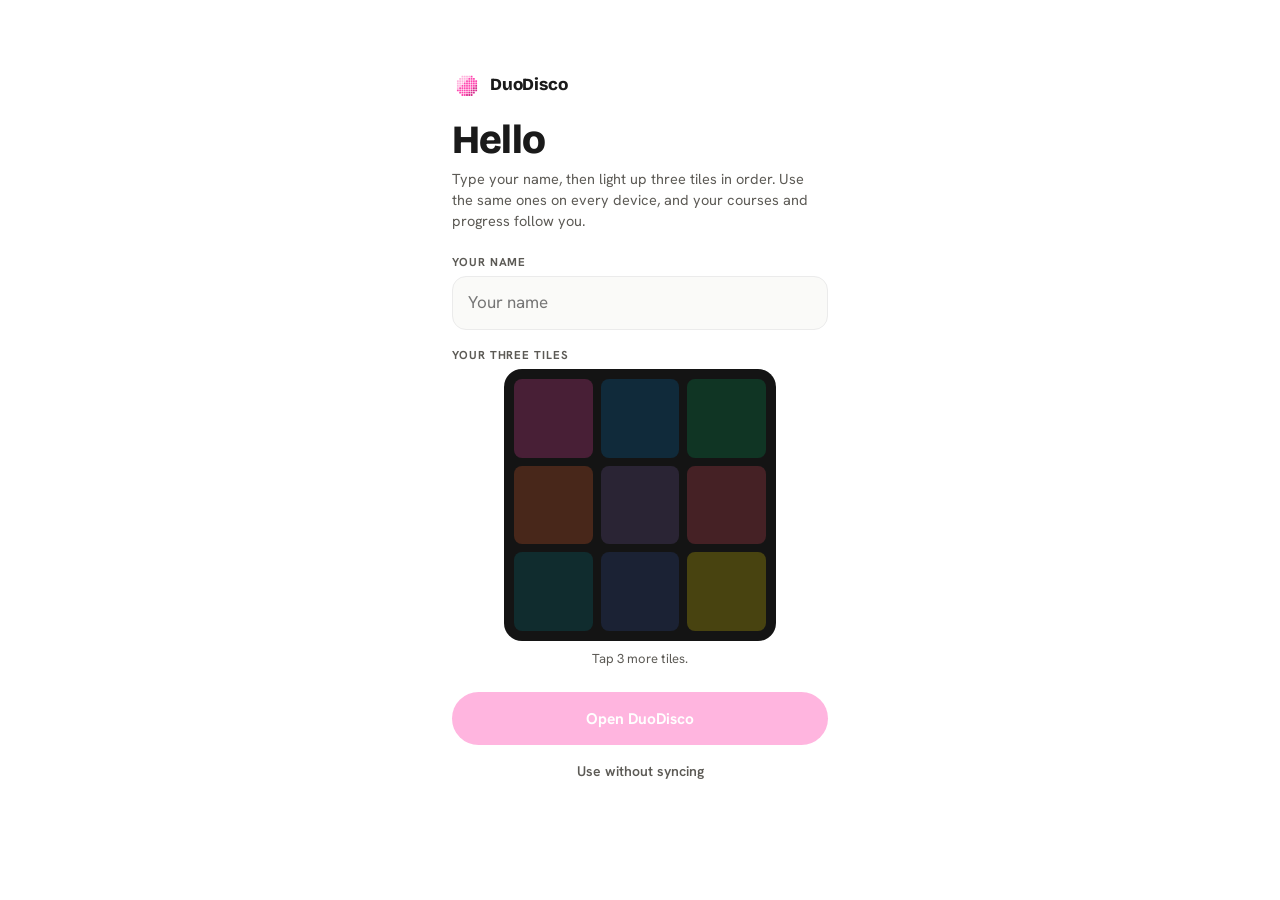
<file: index.html>
<!doctype html>
<html lang="en">
<head>
  <meta charset="utf-8">
  <meta name="viewport" content="width=device-width, initial-scale=1, viewport-fit=cover">
  <meta name="theme-color" content="#ffffff">
  <meta name="apple-mobile-web-app-capable" content="yes">
  <meta name="apple-mobile-web-app-status-bar-style" content="default">
  <meta name="apple-mobile-web-app-title" content="DuoDisco">
  <title>DuoDisco</title>
  <link rel="manifest" href="manifest.webmanifest">
  <link rel="icon" href="icon.svg" type="image/svg+xml">
  <link rel="apple-touch-icon" href="icon-180.png">
  <link rel="preconnect" href="https://fonts.googleapis.com">
  <link rel="preconnect" href="https://fonts.gstatic.com" crossorigin>
  <link href="https://fonts.googleapis.com/css2?family=Bricolage+Grotesque:opsz,wght@12..96,600;12..96,800&family=Hanken+Grotesk:wght@400;500;600;700&display=swap" rel="stylesheet">
  <link rel="stylesheet" href="styles.css">
</head>
<body>
  <main id="app" aria-live="polite"></main>
  <!-- Order matters: the registry, then one file per course, then the app. -->
  <script src="uni.js"></script>
  <script src="content/courses.js"></script>
  <script src="content/genderpoliticalleadership.js"></script>
  <script src="content/calendar.js"></script>
  <script src="rewards.js"></script>
  <script src="cloud-config.js"></script>
  <script src="app.js"></script>
  <script>if ('serviceWorker' in navigator && location.protocol === 'https:') navigator.serviceWorker.register('sw.js').catch(() => {});</script>
</body>
</html>
</file>
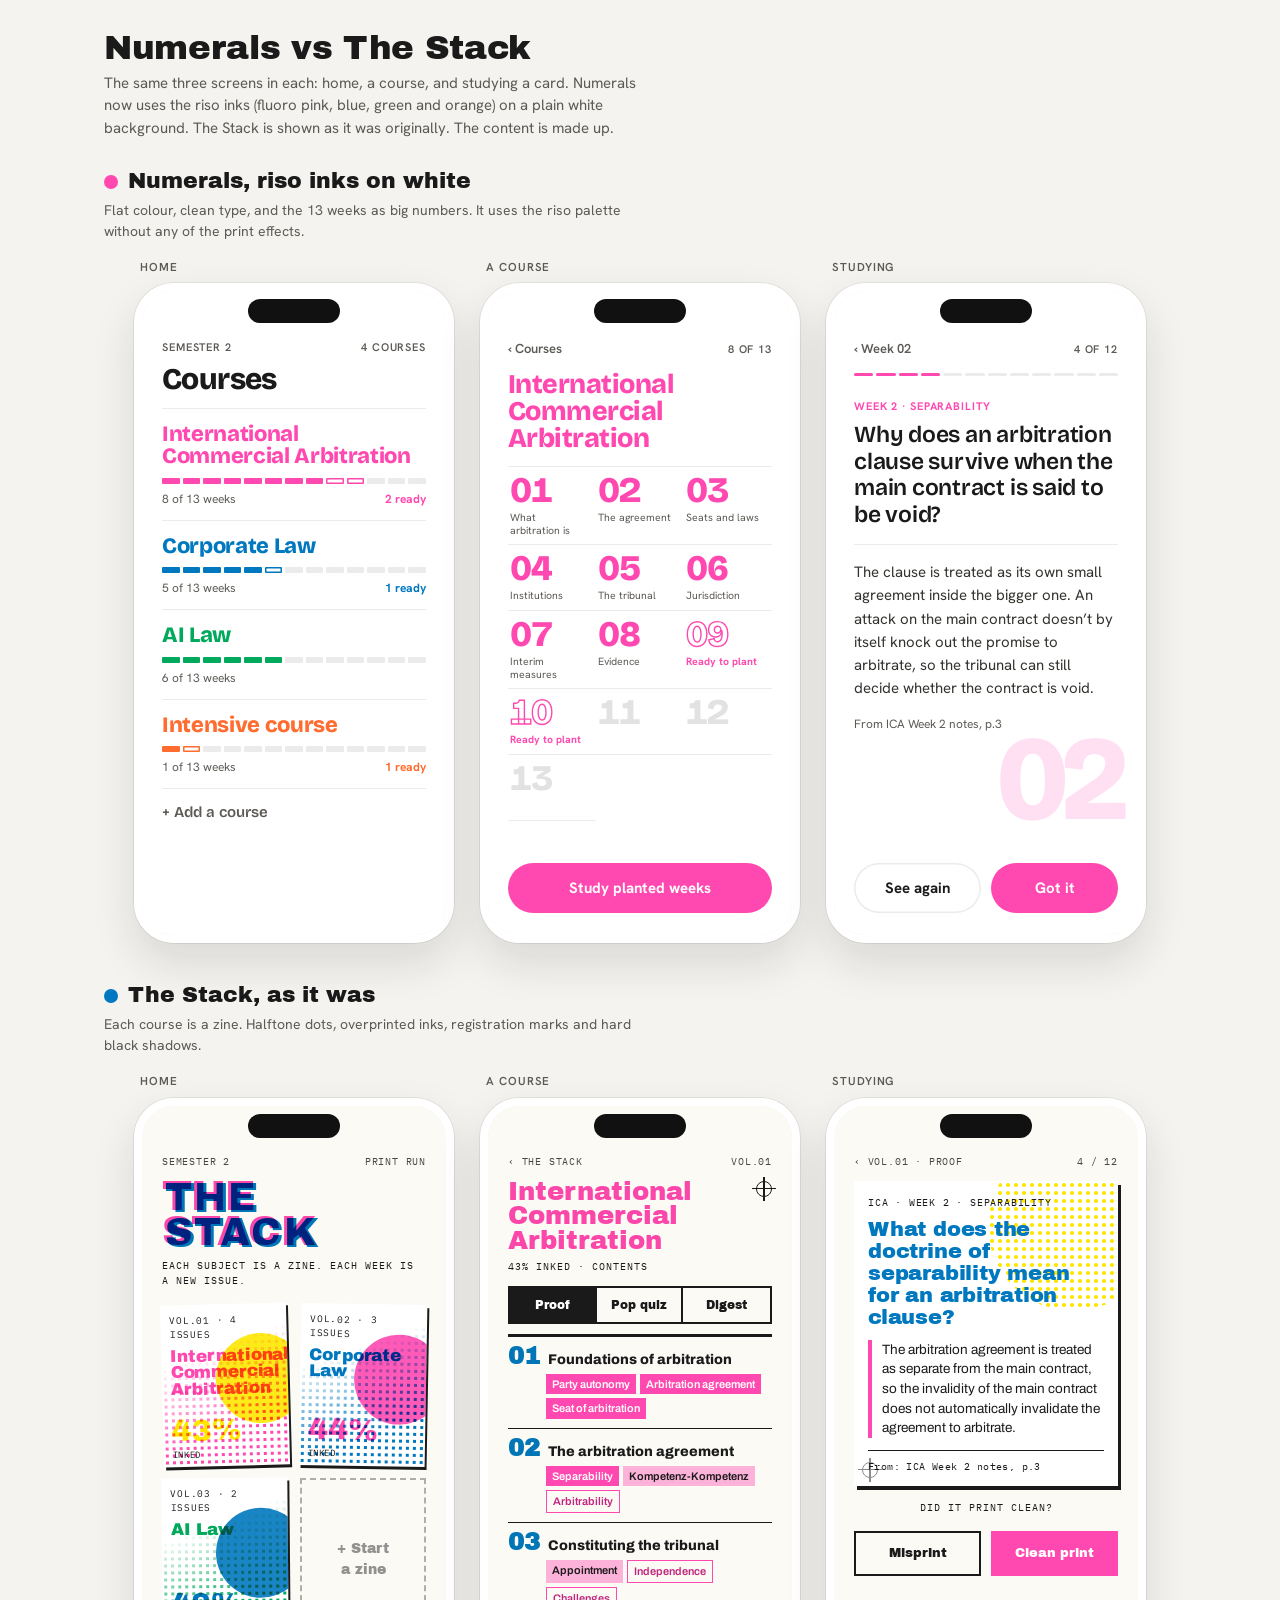
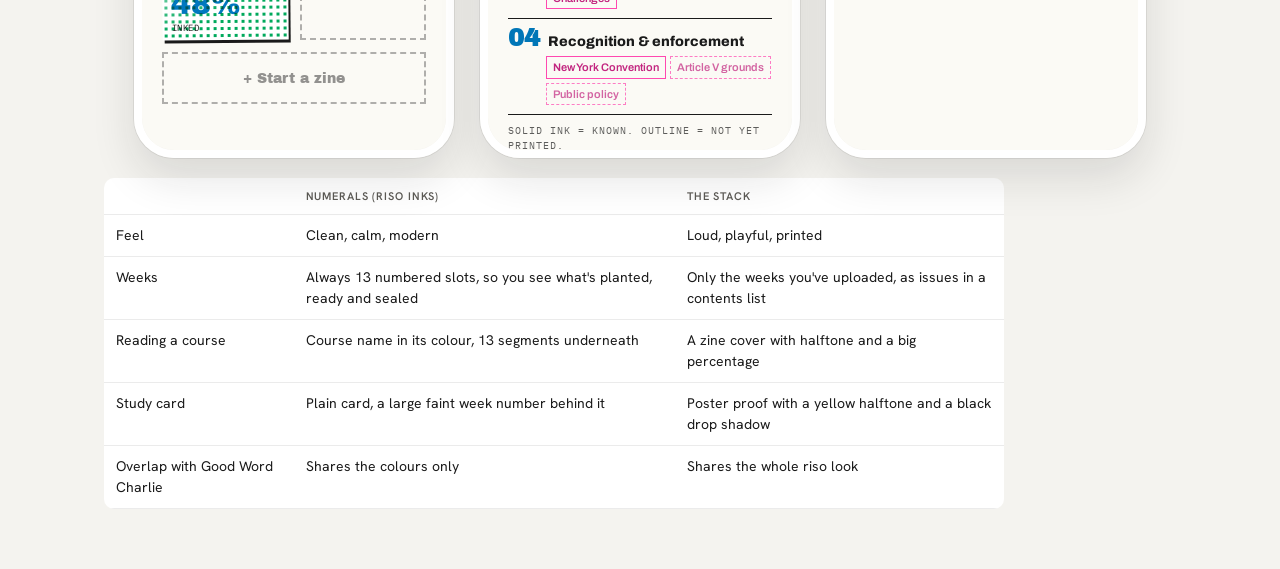
<file: design/compare.html>
<!DOCTYPE html>
<html lang="en">
<head>
<meta charset="utf-8">
<meta name="viewport" content="width=device-width, initial-scale=1">
<title>Numerals vs The Stack</title>
<link rel="preconnect" href="https://fonts.googleapis.com">
<link rel="preconnect" href="https://fonts.gstatic.com" crossorigin>
<link href="https://fonts.googleapis.com/css2?family=Archivo+Black&family=Archivo:wght@400;600;800&family=IBM+Plex+Mono:wght@400;600&family=Hanken+Grotesk:wght@400;500;600;700&family=Bricolage+Grotesque:opsz,wght@12..96,400;12..96,600;12..96,800&display=swap" rel="stylesheet">
<style>
:root{
  /* Layout: two rows of three phones, Numerals in riso inks on white above, the original Stack below, for side-by-side comparison. */
  --page:#f4f3ef; --ink:#1a1a1a; --soft:#5c5a55; --hair:#ebebeb; --faint:#e2e2e2; --white:#ffffff;
  --pink:#ff48b0; --blue:#0078bf; --green:#00a95c; --orange:#ff6c2f; --yellow:#ffe800;
  --sans:'Hanken Grotesk', system-ui, sans-serif; --mono:'IBM Plex Mono', ui-monospace, monospace;
  color-scheme:light;
}
*{box-sizing:border-box}
html,body{margin:0}
body{background:var(--page);color:var(--ink);font-family:var(--sans);font-size:15px;line-height:1.5}
.top{max-width:1120px;margin:0 auto;padding:30px 24px 0}
.top h1{font-family:'Archivo Black',sans-serif;font-weight:400;font-size:34px;line-height:1.05;margin:0 0 6px;letter-spacing:-.01em}
.top p{margin:0;color:var(--soft);max-width:70ch}
.block{max-width:1120px;margin:0 auto;padding:26px 24px 10px}
.block h2{font-family:'Archivo Black',sans-serif;font-weight:400;font-size:22px;margin:0 0 2px;display:flex;align-items:center;gap:10px}
.block h2 i{width:14px;height:14px;border-radius:50%;display:inline-block}
.block > p{margin:0 0 16px;color:var(--soft);max-width:70ch;font-size:14px}
.phones{display:flex;gap:26px;flex-wrap:wrap;justify-content:center}
.ph{width:320px;flex:0 0 320px}
.ph .cap{font-size:11.5px;letter-spacing:.08em;text-transform:uppercase;color:var(--soft);font-weight:600;margin:0 0 8px 6px}
.scr{width:320px;height:660px;border-radius:40px;overflow:hidden;position:relative;border:8px solid #fff;box-shadow:0 20px 44px #1a1a1a1f,0 0 0 1px #1a1a1a14}
.in{position:absolute;inset:0;padding:48px 20px 20px;overflow:hidden}
.notch{position:absolute;top:8px;left:50%;transform:translateX(-50%);width:92px;height:24px;background:#111;border-radius:20px;z-index:9}
.diff{max-width:1120px;margin:10px auto 0;padding:0 24px 60px}
.diff table{width:100%;max-width:900px;border-collapse:collapse;font-size:14px;background:#fff;border-radius:10px;overflow:hidden}
.diff th,.diff td{text-align:left;padding:10px 12px;border-bottom:1px solid var(--hair);vertical-align:top}
.diff th{font-size:11px;letter-spacing:.08em;text-transform:uppercase;color:var(--soft);font-weight:600}
.tw{overflow-x:auto}

/* ===== Numerals in riso inks ===== */
.N{background:#fff;font-family:'Bricolage Grotesque',var(--sans)}
.N .meta{font-family:var(--sans);font-size:11px;letter-spacing:.08em;text-transform:uppercase;font-weight:600;color:var(--soft)}
.N .row{display:flex;justify-content:space-between;align-items:center}
.N .backbtn{font-family:var(--sans);font-size:13px;font-weight:600;color:var(--soft)}
.N .title{font-weight:800;font-size:30px;line-height:1;letter-spacing:-.02em;margin:8px 0 14px}
.N .crow{padding:14px 0 12px;border-top:1px solid var(--hair)}
.N .crow .nm{font-weight:800;font-size:22px;line-height:1.02;letter-spacing:-.015em;color:var(--c)}
.N .segs{display:grid;grid-template-columns:repeat(13,1fr);gap:3px;margin-top:10px}
.N .segs i{height:6px;border-radius:1px;background:var(--hair)}
.N .segs i.p{background:var(--c)}
.N .segs i.r{background:transparent;box-shadow:inset 0 0 0 1.5px var(--c)}
.N .crow .st{display:flex;justify-content:space-between;font-family:var(--sans);font-size:12px;color:var(--soft);margin-top:6px}
.N .crow .st b{color:var(--c);font-weight:700}
.N .add{border-top:1px solid var(--hair);padding-top:12px;font-weight:600;font-size:15px;color:var(--soft)}
.N .ctitle{font-weight:800;font-size:27px;line-height:1;letter-spacing:-.02em;margin:12px 0 2px;color:var(--c)}
.N .grid{display:grid;grid-template-columns:repeat(3,1fr);margin-top:14px;border-top:1px solid var(--hair)}
.N .cell{padding:6px 2px 8px;border-bottom:1px solid var(--hair);min-height:66px}
.N .cell .n{font-weight:800;font-size:36px;line-height:1;letter-spacing:-.04em;font-variant-numeric:tabular-nums}
.N .cell .t{font-family:var(--sans);font-size:10.5px;line-height:1.2;color:var(--soft);margin-top:2px;padding-right:6px}
.N .cell.p .n{color:var(--c)}
.N .cell.r .n{color:transparent;-webkit-text-stroke:1.4px var(--c)}
.N .cell.r .t{color:var(--c);font-weight:700}
.N .cell.s .n{color:var(--faint)}
.N .btn{display:block;text-align:center;padding:14px;border-radius:999px;font-family:var(--sans);font-weight:700;font-size:15px;color:#fff;background:var(--c)}
.N .btn.ghost{background:transparent;color:var(--ink);box-shadow:inset 0 0 0 1.5px var(--hair)}
.N .pin{position:absolute;left:20px;right:20px;bottom:22px}
.N .prog{display:flex;gap:3px;margin-top:14px}
.N .prog i{flex:1;height:3px;border-radius:2px;background:var(--hair)}
.N .prog i.d{background:var(--c)}
.N .card{margin-top:22px}
.N .card .k{font-family:var(--sans);font-size:11px;letter-spacing:.08em;text-transform:uppercase;font-weight:700;color:var(--c)}
.N .card .q{font-weight:600;font-size:23px;line-height:1.15;letter-spacing:-.01em;margin-top:8px;position:relative}
.N .card .a{font-family:var(--sans);font-size:15px;line-height:1.55;color:#33332f;margin-top:16px;padding-top:16px;border-top:1px solid var(--hair)}
.N .card .src{font-family:var(--sans);font-size:12px;color:var(--soft);margin-top:14px}
.N .card .num{position:absolute;right:16px;bottom:96px;font-weight:800;font-size:120px;line-height:1;letter-spacing:-.05em;color:var(--c);opacity:.16}
.N .rate{position:absolute;left:20px;right:20px;bottom:22px;display:grid;grid-template-columns:1fr 1fr;gap:10px}

/* ===== The Stack (original riso concept) ===== */
.rs{background:#fbfaf5;color:#1a1a1a;font-family:'Archivo',sans-serif}
.crumbs{display:flex;justify-content:space-between;align-items:center;font-family:var(--mono);font-size:10px;letter-spacing:.08em;text-transform:uppercase;opacity:.8}
.rs .mast{font-family:'Archivo Black',sans-serif;font-size:42px;line-height:.85;letter-spacing:-.02em;position:relative}
.rs .mast .a{color:#ff48b0;mix-blend-mode:multiply}
.rs .mast .b{position:absolute;left:3px;top:2px;color:#0078bf;mix-blend-mode:multiply}
.rs .sm{font-family:var(--mono);font-size:10px;letter-spacing:.1em;text-transform:uppercase}
.zines{display:grid;grid-template-columns:1fr 1fr;gap:12px;margin-top:16px}
.zine{height:162px;position:relative;padding:9px;color:#1a1a1a;overflow:hidden;background:#fff;box-shadow:2px 3px 0 #1a1a1a}
.zine .ht{position:absolute;inset:0;background-image:radial-gradient(var(--c) 32%,transparent 34%);background-size:7px 7px;mix-blend-mode:multiply;-webkit-mask:linear-gradient(160deg,transparent 30%,#000 75%);mask:linear-gradient(160deg,transparent 30%,#000 75%)}
.zine .ht2{position:absolute;right:-18px;top:30px;width:90px;height:90px;border-radius:50%;background:var(--c2);mix-blend-mode:multiply;opacity:.9}
.zine .no{font-family:var(--mono);font-size:9.5px;letter-spacing:.08em;position:relative}
.zine .nm{position:relative;font-family:'Archivo Black',sans-serif;font-size:17px;line-height:.98;margin-top:6px;letter-spacing:-.01em;color:var(--c);mix-blend-mode:multiply}
.zine .pct{position:absolute;left:9px;bottom:8px;font-family:'Archivo Black',sans-serif;font-size:30px;line-height:1;color:var(--c2);mix-blend-mode:multiply}
.zine .pct small{display:block;margin-top:4px;font-family:var(--mono);font-size:9px;color:#1a1a1a;letter-spacing:.06em;mix-blend-mode:normal}
.zine.empty{background:transparent;box-shadow:none;border:2px dashed #1a1a1a55;display:flex;align-items:center;justify-content:center;font-family:'Archivo Black',sans-serif;font-size:14px;color:#1a1a1a77;text-align:center}
.toc{margin-top:10px;border-top:3px solid #1a1a1a}
.tocrow{border-bottom:1px solid #1a1a1a;padding:9px 0}
.tocrow .h{display:flex;gap:8px;align-items:baseline}
.tocrow .h b{font-family:'Archivo Black',sans-serif;font-size:24px;line-height:.9;color:#0078bf;mix-blend-mode:multiply;min-width:30px}
.tocrow .h span{font-weight:800;font-size:14px;line-height:1.15}
.tocrow .cs2{display:flex;flex-wrap:wrap;gap:4px;margin:6px 0 0 38px}
.tag{font-size:11px;padding:2px 6px;font-weight:600}
.tag.k3{background:#ff48b0;color:#fff}
.tag.k2{background:#ff48b066;color:#1a1a1a}
.tag.k1,.tag.k0{border:1px solid #ff48b0;color:#c2257f}
.tag.k0{border-style:dashed;opacity:.7}
.rsmodes{display:grid;grid-template-columns:repeat(3,1fr);margin-top:12px;border:2px solid #1a1a1a}
.rsmodes div{padding:8px 4px;text-align:center;font-family:'Archivo Black',sans-serif;font-size:12px;border-right:2px solid #1a1a1a}
.rsmodes div:last-child{border-right:0}
.rsmodes div.on{background:#1a1a1a;color:#fff}
.poster{margin-top:12px;background:#fff;padding:14px 14px 12px;position:relative;box-shadow:3px 4px 0 #1a1a1a;overflow:hidden}
.poster .bg{position:absolute;right:-40px;top:-40px;width:170px;height:170px;border-radius:50%;background-image:radial-gradient(#ffe800 36%,transparent 38%);background-size:8px 8px;mix-blend-mode:multiply}
.poster .k{position:relative;font-family:var(--mono);font-size:10px;letter-spacing:.08em;text-transform:uppercase}
.poster .q{position:relative;font-family:'Archivo Black',sans-serif;font-size:21px;line-height:1.05;margin:8px 0 12px;color:#0078bf;letter-spacing:-.01em}
.poster .a{position:relative;font-size:13.5px;line-height:1.45;border-left:4px solid #ff48b0;padding-left:10px}
.poster .src{position:relative;font-family:var(--mono);font-size:10px;margin-top:12px;padding-top:8px;border-top:1px solid #1a1a1a;letter-spacing:.04em}
.regmark{position:absolute;width:16px;height:16px;border:1.5px solid #1a1a1a;border-radius:50%}
.regmark:before,.regmark:after{content:"";position:absolute;background:#1a1a1a}
.regmark:before{left:50%;top:-5px;bottom:-5px;width:1.5px;margin-left:-.75px}
.regmark:after{top:50%;left:-5px;right:-5px;height:1.5px;margin-top:-.75px}
.rsrate{display:grid;grid-template-columns:1fr 1fr;gap:10px;margin-top:16px}
.rsrate div{padding:11px;text-align:center;font-family:'Archivo Black',sans-serif;font-size:13px;border:2px solid #1a1a1a}
</style>
</head>
<body>
<div class="top">
  <h1>Numerals vs The Stack</h1>
  <p>The same three screens in each: home, a course, and studying a card. Numerals now uses the riso inks (fluoro pink, blue, green and orange) on a plain white background. The Stack is shown as it was originally. The content is made up.</p>
</div>

<section class="block">
  <h2><i style="background:var(--pink)"></i>Numerals, riso inks on white</h2>
  <p>Flat colour, clean type, and the 13 weeks as big numbers. It uses the riso palette without any of the print effects.</p>
  <div class="phones" id="numerals"></div>
</section>

<section class="block">
  <h2><i style="background:var(--blue)"></i>The Stack, as it was</h2>
  <p>Each course is a zine. Halftone dots, overprinted inks, registration marks and hard black shadows.</p>
  <div class="phones" id="stack"></div>
</section>

<section class="diff">
  <div class="tw"><table>
    <tr><th></th><th>Numerals (riso inks)</th><th>The Stack</th></tr>
    <tr><td>Feel</td><td>Clean, calm, modern</td><td>Loud, playful, printed</td></tr>
    <tr><td>Weeks</td><td>Always 13 numbered slots, so you see what's planted, ready and sealed</td><td>Only the weeks you've uploaded, as issues in a contents list</td></tr>
    <tr><td>Reading a course</td><td>Course name in its colour, 13 segments underneath</td><td>A zine cover with halftone and a big percentage</td></tr>
    <tr><td>Study card</td><td>Plain card, a large faint week number behind it</td><td>Poster proof with a yellow halftone and a black drop shadow</td></tr>
    <tr><td>Overlap with Good Word Charlie</td><td>Shares the colours only</td><td>Shares the whole riso look</td></tr>
  </table></div>
</section>

<script>
const phone=(cap,cls,style,html)=>`<div class="ph"><p class="cap">${cap}</p><div class="scr"><div class="notch"></div><div class="in ${cls}" style="${style||''}">${html}</div></div></div>`;

/* ---------- Numerals ---------- */
const COURSES=[
 {name:'International Commercial Arbitration', c:'#ff48b0', planted:8, ready:2},
 {name:'Corporate Law', c:'#0078bf', planted:5, ready:1},
 {name:'AI Law', c:'#00a95c', planted:6, ready:0},
 {name:'Intensive course', c:'#ff6c2f', planted:1, ready:1},
];
const WEEKS=['What arbitration is','The agreement','Seats and laws','Institutions','The tribunal','Jurisdiction','Interim measures','Evidence','The award','Challenges','Enforcement','Investor–state','Revision'];
const CARD={k:'Week 2 · Separability',q:'Why does an arbitration clause survive when the main contract is said to be void?',
 a:'The clause is treated as its own small agreement inside the bigger one. An attack on the main contract doesn’t by itself knock out the promise to arbitrate, so the tribunal can still decide whether the contract is void.',src:'ICA Week 2 notes, p.3'};
const st=(c,i)=>i<c.planted?'p':i<c.planted+c.ready?'r':'s';
const I=COURSES[0];
const nHome=`<div class="row"><span class="meta">Semester 2</span><span class="meta">4 courses</span></div>
 <div class="title">Courses</div>
 ${COURSES.map(c=>`<div class="crow" style="--c:${c.c}"><div class="nm">${c.name}</div>
   <div class="segs">${[...Array(13).keys()].map(i=>`<i class="${st(c,i)}"></i>`).join('')}</div>
   <div class="st"><span>${c.planted} of 13 weeks</span>${c.ready?`<b>${c.ready} ready</b>`:'<span></span>'}</div></div>`).join('')}
 <div class="add">+ Add a course</div>`;
const nInside=`<div class="row"><span class="backbtn">‹ Courses</span><span class="meta">${I.planted} of 13</span></div>
 <div class="ctitle">International Commercial Arbitration</div>
 <div class="grid">${WEEKS.map((t,i)=>{const s=st(I,i);return `<div class="cell ${s}"><div class="n">${String(i+1).padStart(2,'0')}</div><div class="t">${s==='r'?'Ready to plant':s==='s'?'&nbsp;':t}</div></div>`}).join('')}</div>
 <div class="pin"><div class="btn">Study planted weeks</div></div>`;
const nStudy=`<div class="row"><span class="backbtn">‹ Week 02</span><span class="meta">4 of 12</span></div>
 <div class="prog">${[...Array(12)].map((_,i)=>`<i class="${i<4?'d':''}"></i>`).join('')}</div>
 <div class="card"><div class="num">02</div><div class="k">${CARD.k}</div><div class="q">${CARD.q}</div><div class="a">${CARD.a}</div><div class="src">From ${CARD.src}</div></div>
 <div class="rate"><div class="btn ghost">See again</div><div class="btn">Got it</div></div>`;
document.getElementById('numerals').innerHTML=phone('Home','N','',nHome)+phone('A course','N',`--c:${I.c}`,nInside)+phone('Studying','N',`--c:${I.c}`,nStudy);

/* ---------- The Stack (original) ---------- */
const S=[
 {name:'International Commercial Arbitration', weeks:[
   {t:'Foundations of arbitration', c:[['Party autonomy',.95],['Arbitration agreement',.85],['Seat of arbitration',.7]]},
   {t:'The arbitration agreement', c:[['Separability',.75],['Kompetenz-Kompetenz',.5],['Arbitrability',.35]]},
   {t:'Constituting the tribunal', c:[['Appointment',.45],['Independence',.25],['Challenges',.1]]},
   {t:'Recognition & enforcement', c:[['New York Convention',.2],['Article V grounds',0],['Public policy',0]]}]},
 {name:'Corporate Law', weeks:[
   {t:'Corporate personality', c:[['Separate personality',.95],['Salomon',.85],['Limited liability',.7]]},
   {t:'Lifting the veil', c:[['Evasion principle',.55],['Concealment',.35],['Agency',.3]]},
   {t:"Directors' duties", c:[['Duty of care',.2],['Fiduciary duties',.1],['Conflicts',0]]}]},
 {name:'AI Law', weeks:[
   {t:'Regulating AI', c:[['AI system definition',.8],['Risk-based approach',.6]]},
   {t:'The EU AI Act', c:[['Prohibited practices',.4],['High-risk systems',.25],['Transparency',.1]]}]},
];
const avg=w=>w.c.reduce((s,x)=>s+x[1],0)/w.c.length;
const pct=s=>Math.round(100*s.weeks.reduce((a,w)=>a+avg(w),0)/s.weeks.length);
const lvl=m=>m>=.7?3:m>=.4?2:m>0?1:0;
const F=S[0], ink=[['#ff48b0','#ffe800'],['#0078bf','#ff48b0'],['#00a95c','#0078bf']];
const sHome=`<div class="crumbs"><span>Semester 2</span><span>Print run</span></div>
 <div class="mast" style="margin-top:10px"><span class="a">THE<br>STACK</span><span class="b" aria-hidden="true">THE<br>STACK</span></div>
 <div class="sm" style="margin-top:8px">Each subject is a zine. Each week is a new issue.</div>
 <div class="zines">${S.map((s,i)=>`<div class="zine" style="--c:${ink[i][0]};--c2:${ink[i][1]};transform:rotate(${[-1.5,1,-.5][i]}deg)">
   <div class="ht"></div><div class="ht2"></div><div class="no">VOL.0${i+1} · ${s.weeks.length} ISSUES</div><div class="nm">${s.name}</div>
   <div class="pct">${pct(s)}%<small>INKED</small></div></div>`).join('')}
   <div class="zine empty">+ Start<br>a zine</div><div class="zine empty" style="grid-column:1/-1;height:52px">+ Start a zine</div></div>`;
const sInside=`<div class="crumbs"><span>‹ The stack</span><span>Vol.01</span></div>
 <div style="position:relative;margin-top:10px"><div class="regmark" style="right:0;top:2px"></div>
 <div style="font-family:'Archivo Black',sans-serif;font-size:26px;line-height:.95;color:#ff48b0;mix-blend-mode:multiply;padding-right:26px">International Commercial Arbitration</div></div>
 <div class="sm" style="margin-top:6px">${pct(F)}% inked · Contents</div>
 <div class="rsmodes"><div class="on">Proof</div><div>Pop quiz</div><div>Digest</div></div>
 <div class="toc">${F.weeks.map((w,i)=>`<div class="tocrow"><div class="h"><b>0${i+1}</b><span>${w.t}</span></div>
   <div class="cs2">${w.c.map(c=>`<span class="tag k${lvl(c[1])}">${c[0]}</span>`).join('')}</div></div>`).join('')}</div>
 <div class="sm" style="margin-top:8px;opacity:.7">Solid ink = known. Outline = not yet printed.</div>`;
const sStudy=`<div class="crumbs"><span>‹ Vol.01 · Proof</span><span>4 / 12</span></div>
 <div class="poster"><div class="bg"></div><div class="regmark" style="left:8px;bottom:8px;opacity:.5"></div>
   <div class="k">ICA · Week 2 · Separability</div><div class="q">What does the doctrine of separability mean for an arbitration clause?</div>
   <div class="a">The arbitration agreement is treated as separate from the main contract, so the invalidity of the main contract does not automatically invalidate the agreement to arbitrate.</div>
   <div class="src">From: ICA Week 2 notes, p.3</div></div>
 <div class="sm" style="text-align:center;margin-top:14px">Did it print clean?</div>
 <div class="rsrate"><div>Misprint</div><div style="background:#ff48b0;color:#fff;border-color:#ff48b0">Clean print</div></div>`;
document.getElementById('stack').innerHTML=phone('Home','rs','',sHome)+phone('A course','rs','',sInside)+phone('Studying','rs','',sStudy);
</script>
</body>
</html>
</file>
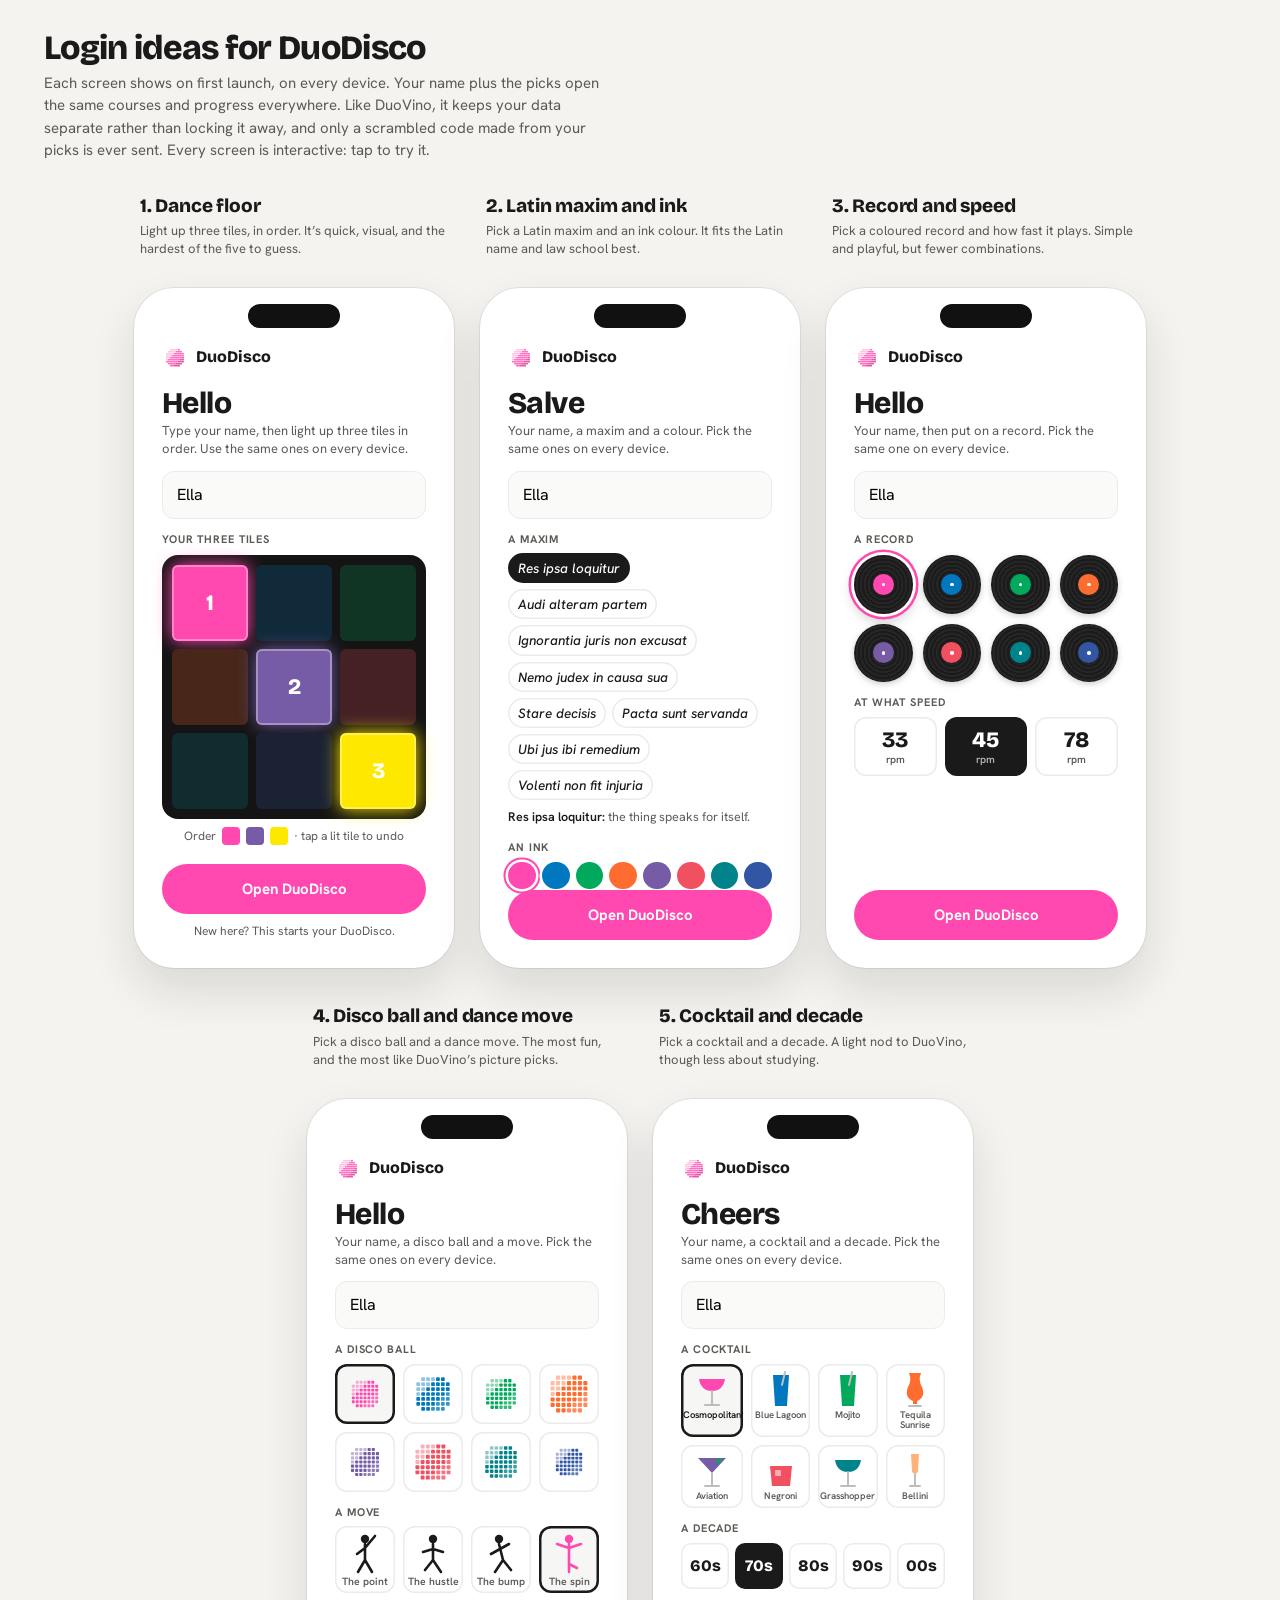
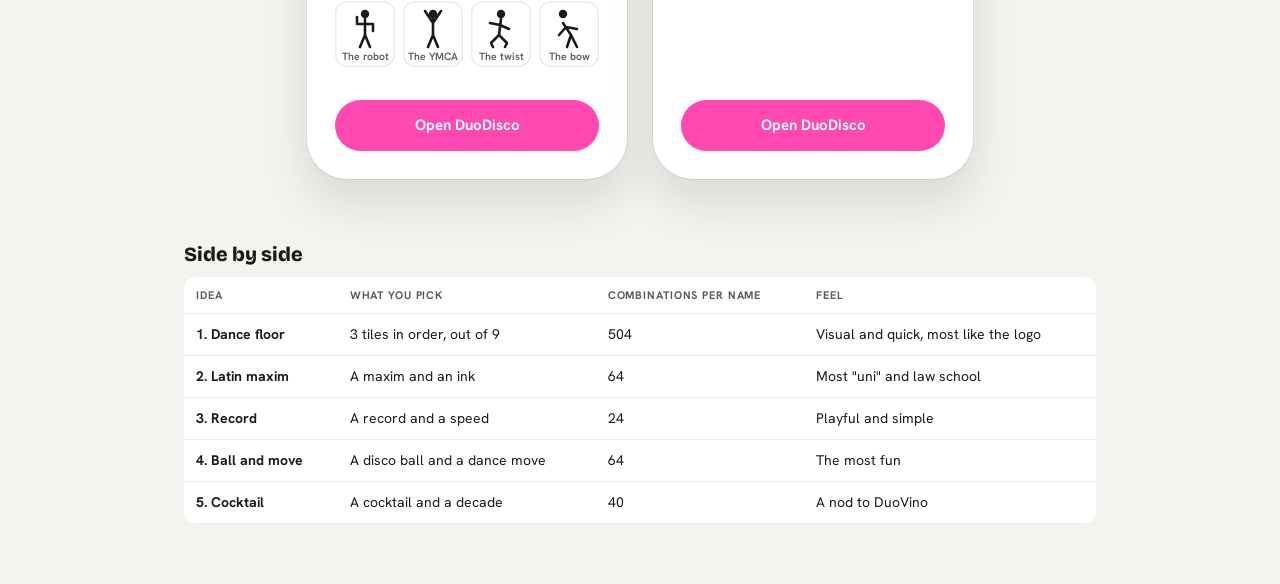
<file: design/logins.html>
<!DOCTYPE html>
<html lang="en">
<head>
<meta charset="utf-8">
<meta name="viewport" content="width=device-width, initial-scale=1">
<title>DuoDisco login ideas</title>
<link rel="preconnect" href="https://fonts.googleapis.com">
<link rel="preconnect" href="https://fonts.gstatic.com" crossorigin>
<link href="https://fonts.googleapis.com/css2?family=Bricolage+Grotesque:opsz,wght@12..96,600;12..96,800&family=Hanken+Grotesk:ital,wght@0,400;0,500;0,600;0,700;1,500&display=swap" rel="stylesheet">
<style>
:root{
  /* Layout: five phone screens side by side, each a first-launch login in DuoDisco's own style (white, riso inks, big type). */
  --ink:#1a1a1a; --soft:#5c5a55; --hair:#ebebeb; --faint:#dedede; --page:#f4f3ef;
  --pink:#ff48b0; --blue:#0078bf; --green:#00a95c; --orange:#ff6c2f; --violet:#765ba7; --red:#f15060; --teal:#00838a; --navy:#3255a4;
  --display:'Bricolage Grotesque', 'Hanken Grotesk', system-ui, sans-serif; --sans:'Hanken Grotesk', system-ui, sans-serif;
  color-scheme:light;
}
*{box-sizing:border-box}
html,body{margin:0}
body{background:var(--page);color:var(--ink);font-family:var(--sans);font-size:15px;line-height:1.5}
button{font:inherit;color:inherit;background:none;border:0;padding:0;cursor:pointer}
button:focus-visible,input:focus-visible{outline:2px solid var(--pink);outline-offset:3px}
.top{max-width:1240px;margin:0 auto;padding:30px 24px 8px}
.top h1{font-family:var(--display);font-weight:800;font-size:34px;letter-spacing:-.02em;margin:0 0 6px;line-height:1.05}
.top p{margin:0;color:var(--soft);max-width:72ch}
.flow{max-width:1240px;margin:0 auto;padding:22px 24px 60px;display:flex;flex-wrap:wrap;gap:34px 26px;justify-content:center}
.ph{width:320px;flex:0 0 320px}
.ph h2{font-family:var(--display);font-weight:800;font-size:19px;margin:0 0 2px 6px;letter-spacing:-.01em}
.ph .why{font-size:13px;color:var(--soft);margin:0 6px 10px;min-height:56px;line-height:1.4}
.scr{width:320px;height:680px;border-radius:40px;overflow:hidden;position:relative;border:8px solid #fff;box-shadow:0 22px 46px #1a1a1a1f,0 0 0 1px #1a1a1a14;background:#fff}
.in{position:absolute;inset:0;padding:48px 20px 20px;display:flex;flex-direction:column;overflow:hidden}
.notch{position:absolute;top:8px;left:50%;transform:translateX(-50%);width:92px;height:24px;background:#111;border-radius:20px;z-index:9}
.logo{display:flex;align-items:center;gap:8px;font-family:var(--display);font-weight:800;font-size:16px}
.hello{font-family:var(--display);font-weight:800;font-size:30px;line-height:1;letter-spacing:-.02em;margin:18px 0 4px}
.sub{font-size:13px;color:var(--soft);margin:0 0 12px;line-height:1.4}
.lbl{font-size:11px;letter-spacing:.08em;text-transform:uppercase;font-weight:700;color:var(--soft);margin:12px 0 6px}
.name{font:inherit;font-size:16px;padding:11px 14px;border-radius:12px;border:1.5px solid var(--hair);background:#fafaf8;width:100%}
.go{margin-top:auto;display:block;width:100%;text-align:center;padding:14px;border-radius:999px;font-weight:700;font-size:15px;color:#fff;background:var(--pink)}
.go:disabled{background:var(--faint);color:#fff}
.small{text-align:center;font-size:12px;color:var(--soft);margin-top:8px}

/* 1. dance floor */
.floor{display:grid;grid-template-columns:repeat(3,1fr);gap:8px;padding:10px;background:#141414;border-radius:16px;margin-top:2px}
.tile{aspect-ratio:1;border-radius:6px;background:color-mix(in srgb,var(--k) 22%,#141414);position:relative;transition:background .15s, box-shadow .15s;display:flex;align-items:center;justify-content:center}
.tile.on{background:var(--k);box-shadow:0 0 18px var(--k),0 0 0 2px #ffffff55 inset}
.tile b{font-family:var(--display);font-weight:800;font-size:22px;color:#fff;opacity:0}
.tile.on b{opacity:1}
.order{display:flex;gap:6px;justify-content:center;margin-top:8px;font-size:12px;color:var(--soft);align-items:center}
.order i{width:18px;height:18px;border-radius:4px;background:var(--hair);display:inline-block}

/* 2. maxim + ink */
.maxims{display:flex;flex-wrap:wrap;gap:6px}
.mean{font-size:12.5px;color:var(--soft);margin:8px 0 0;min-height:18px}
.mean b{color:var(--ink);font-weight:600}
.mx{display:block;text-align:left;padding:7px 10px;border-radius:999px;box-shadow:inset 0 0 0 1.5px var(--hair);font-style:italic;font-weight:500;font-size:13.5px;line-height:1.2}
.mx small{display:block;font-style:normal;font-weight:500;font-size:11px;color:var(--soft)}
.mx.on{background:var(--ink);color:#fff;box-shadow:none}
.mx.on small{color:#ffffffaa}
.inks{display:grid;grid-template-columns:repeat(8,1fr);gap:6px}
.dot{aspect-ratio:1;border-radius:50%;background:var(--k);box-shadow:0 0 0 2.5px #fff,0 0 0 4px transparent}
.dot.on{box-shadow:0 0 0 2.5px #fff,0 0 0 4.5px var(--k)}

/* 3. record + speed */
.records{display:grid;grid-template-columns:repeat(4,1fr);gap:10px;margin-top:2px}
.rec{aspect-ratio:1;border-radius:50%;position:relative;background:repeating-radial-gradient(circle,#1b1b1b 0 2px,#262626 2px 4px);box-shadow:0 2px 6px #0003}
.rec::after{content:"";position:absolute;inset:32%;border-radius:50%;background:var(--k);box-shadow:0 0 0 1px #0002}
.rec::before{content:"";position:absolute;left:50%;top:50%;width:6%;height:6%;margin:-3% 0 0 -3%;border-radius:50%;background:#fff;z-index:1}
.rec.on{box-shadow:0 0 0 3px #fff,0 0 0 5.5px var(--k),0 6px 14px #0004;animation:spin 3s linear infinite}
@keyframes spin{to{transform:rotate(360deg)}}
.speeds{display:grid;grid-template-columns:repeat(3,1fr);gap:8px}
.sp{padding:12px 4px;border-radius:12px;box-shadow:inset 0 0 0 1.5px var(--hair);text-align:center;font-family:var(--display);font-weight:800;font-size:22px;line-height:1}
.sp small{display:block;font-family:var(--sans);font-weight:600;font-size:10.5px;color:var(--soft);margin-top:3px}
.sp.on{background:var(--ink);color:#fff;box-shadow:none}
.sp.on small{color:#ffffffaa}

/* 4. ball + move */
.balls{display:grid;grid-template-columns:repeat(4,1fr);gap:8px}
.ball{aspect-ratio:1;border-radius:12px;display:flex;align-items:center;justify-content:center;box-shadow:inset 0 0 0 1.5px var(--hair)}
.ball.on,.move.on{box-shadow:inset 0 0 0 2.5px var(--ink);background:#f6f6f4}
.moves{display:grid;grid-template-columns:repeat(4,1fr);gap:8px}
.move{display:flex;flex-direction:column;align-items:center;padding:6px 2px 5px;border-radius:12px;box-shadow:inset 0 0 0 1.5px var(--hair);font-size:10.5px;font-weight:600;color:var(--soft);line-height:1.1}
.move svg{display:block;margin-bottom:2px}

/* 5. cocktail + decade */
.glasses{display:grid;grid-template-columns:repeat(4,1fr);gap:8px}
.gl{display:flex;flex-direction:column;align-items:center;gap:1px;padding:7px 2px 6px;border-radius:12px;box-shadow:inset 0 0 0 1.5px var(--hair);font-size:9.5px;font-weight:600;color:var(--soft);line-height:1.15;text-align:center}
.gl.on{box-shadow:inset 0 0 0 2.5px var(--ink);background:#f6f6f4;color:var(--ink)}
.decades{display:grid;grid-template-columns:repeat(5,1fr);gap:6px}
.dc{padding:11px 0;border-radius:10px;box-shadow:inset 0 0 0 1.5px var(--hair);text-align:center;font-family:var(--display);font-weight:800;font-size:16px}
.dc.on{background:var(--ink);color:#fff;box-shadow:none}

.compare{max-width:960px;margin:0 auto;padding:0 24px 60px}
.compare h3{font-family:var(--display);font-weight:800;font-size:20px;margin:0 0 8px}
.compare table{width:100%;border-collapse:collapse;font-size:14px;background:#fff;border-radius:12px;overflow:hidden}
.compare th,.compare td{text-align:left;padding:10px 12px;border-bottom:1px solid var(--hair);vertical-align:top}
.compare th{font-size:11px;letter-spacing:.08em;text-transform:uppercase;color:var(--soft);font-weight:700}
.compare td:first-child{font-weight:700;white-space:nowrap}
.tw{overflow-x:auto}
@media (prefers-reduced-motion:reduce){*{animation:none!important;transition:none!important}}
</style>
</head>
<body>
<div class="top">
  <h1>Login ideas for DuoDisco</h1>
  <p>Each screen shows on first launch, on every device. Your name plus the picks open the same courses and progress everywhere. Like DuoVino, it keeps your data separate rather than locking it away, and only a scrambled code made from your picks is ever sent. Every screen is interactive: tap to try it.</p>
</div>
<div class="flow" id="flow"></div>
<section class="compare">
  <h3>Side by side</h3>
  <div class="tw"><table>
    <tr><th>Idea</th><th>What you pick</th><th>Combinations per name</th><th>Feel</th></tr>
    <tr><td>1. Dance floor</td><td>3 tiles in order, out of 9</td><td>504</td><td>Visual and quick, most like the logo</td></tr>
    <tr><td>2. Latin maxim</td><td>A maxim and an ink</td><td>64</td><td>Most "uni" and law school</td></tr>
    <tr><td>3. Record</td><td>A record and a speed</td><td>24</td><td>Playful and simple</td></tr>
    <tr><td>4. Ball and move</td><td>A disco ball and a dance move</td><td>64</td><td>The most fun</td></tr>
    <tr><td>5. Cocktail</td><td>A cocktail and a decade</td><td>40</td><td>A nod to DuoVino</td></tr>
  </table></div>
</section>

<script>
const INK={pink:'#ff48b0',blue:'#0078bf',green:'#00a95c',orange:'#ff6c2f',violet:'#765ba7',red:'#f15060',teal:'#00838a',navy:'#3255a4'};
const K=Object.values(INK);
const logo=`<svg width="26" height="26" viewBox="0 0 512 512"><g>${(()=>{let o='';const n=9,r=176,cx=256,cy=270,s=2*r/n;for(let j=0;j<n;j++)for(let i=0;i<n;i++){const x=cx-r+i*s,y=cy-r+j*s,dx=x+s/2-cx,dy=y+s/2-cy;if(dx*dx+dy*dy>(r*1.03)**2)continue;const d=i+j;o+=`<rect x="${x+4}" y="${y+4}" width="${s-8}" height="${s-8}" rx="5" fill="${d<6?'#ffb3dc':d<12?'#ff48b0':'#d92f8f'}"/>`;}return o;})()}</g></svg>`;
const head=(t,sub)=>`<div class="logo">${logo}DuoDisco</div><div class="hello">${t}</div><p class="sub">${sub}</p><input class="name" placeholder="Your name" value="Ella" aria-label="Your name">`;
const sparkle=(c,s=14)=>`<svg width="${s}" height="${s}" viewBox="0 0 20 20"><path d="M10 0 Q11.6 8.4 20 10 Q11.6 11.6 10 20 Q8.4 11.6 0 10 Q8.4 8.4 10 0Z" fill="${c}"/></svg>`;
function ballSVG(c,size){const n=7,r=20,s=2*r/n;let o='';for(let j=0;j<n;j++)for(let i=0;i<n;i++){const x=-r+i*s,y=-r+j*s,dx=x+s/2,dy=y+s/2;if(dx*dx+dy*dy>(r*1.05)**2)continue;const d=i+j;o+=`<rect x="${x+.7}" y="${y+.7}" width="${s-1.4}" height="${s-1.4}" rx="1" fill="${c}" opacity="${d<4?.45:d<9?1:.8}"/>`;}return `<svg width="${size}" height="${size}" viewBox="-22 -22 44 44">${o}</svg>`;}
// stick figures: head, body and limbs as lines
const MOVES=[
 ['The point','M20 12 L20 28 M20 16 L30 4 M20 16 L12 22 M20 28 L13 40 M20 28 L27 40'],
 ['The hustle','M20 12 L20 28 M20 17 L10 20 M20 17 L30 20 M20 28 L12 38 M20 28 L28 40'],
 ['The bump','M18 12 L22 28 M19 17 L10 22 M19 17 L28 12 M22 28 L14 40 M22 28 L30 38'],
 ['The spin','M20 12 L20 28 M20 16 L8 12 M20 16 L32 12 M20 28 L20 40 M20 32 L28 36'],
 ['The robot','M20 12 L20 28 M20 17 L12 17 L12 10 M20 17 L28 17 L28 24 M20 28 L15 40 M20 28 L25 40'],
 ['The YMCA','M20 12 L20 28 M20 16 L12 4 M20 16 L28 4 M20 28 L15 40 M20 28 L25 40'],
 ['The twist','M20 12 L18 28 M19 18 L9 16 M19 18 L28 22 M18 28 L10 36 L12 40 M18 28 L26 36 L24 40'],
 ['The bow','M14 16 L22 28 M17 20 L10 28 M17 20 L28 22 M22 28 L18 40 M22 28 L28 40'],
];
const fig=(d,c)=>`<svg width="40" height="42" viewBox="0 0 40 42" fill="none" stroke="${c}" stroke-width="2.6" stroke-linecap="round" stroke-linejoin="round"><path d="${d}"/><circle cx="${d.match(/M(\d+) (\d+)/)[1]}" cy="7" r="4.2" fill="${c}" stroke="none"/></svg>`;
// cocktail glasses, simple and flat
const GLASS={
 coupe:c=>`<svg width="34" height="38" viewBox="0 0 34 38"><path d="M4 8 H30 Q28 20 17 20 Q6 20 4 8Z" fill="${c}"/><path d="M17 20 V33 M10 34 H24" stroke="#bdbdbd" stroke-width="2" stroke-linecap="round"/></svg>`,
 martini:c=>`<svg width="34" height="38" viewBox="0 0 34 38"><path d="M3 6 H31 L17 21Z" fill="${c}"/><path d="M17 21 V33 M10 34 H24" stroke="#bdbdbd" stroke-width="2" stroke-linecap="round"/><circle cx="24" cy="9" r="2.4" fill="#00a95c"/></svg>`,
 tall:c=>`<svg width="34" height="38" viewBox="0 0 34 38"><path d="M9 4 H25 L23 35 H11Z" fill="${c}"/><path d="M21 1 L18 14" stroke="#bdbdbd" stroke-width="2" stroke-linecap="round"/></svg>`,
 rocks:c=>`<svg width="34" height="38" viewBox="0 0 34 38"><path d="M6 14 H28 L26 34 H8Z" fill="${c}"/><rect x="11" y="18" width="6" height="6" rx="1" fill="#ffffff88"/></svg>`,
 hurricane:c=>`<svg width="34" height="38" viewBox="0 0 34 38"><path d="M11 2 H23 Q20 9 24 16 Q28 26 19 30 V33 H15 V30 Q6 26 10 16 Q14 9 11 2Z" fill="${c}"/><path d="M11 35 H23" stroke="#bdbdbd" stroke-width="2" stroke-linecap="round"/></svg>`,
 flute:c=>`<svg width="34" height="38" viewBox="0 0 34 38"><path d="M13 2 H21 L20 20 Q17 23 14 20Z" fill="${c}"/><path d="M17 22 V33 M12 34 H22" stroke="#bdbdbd" stroke-width="2" stroke-linecap="round"/></svg>`,
};
const COCKTAILS=[['Cosmopolitan','coupe',INK.pink],['Blue Lagoon','tall',INK.blue],['Mojito','tall',INK.green],['Tequila Sunrise','hurricane',INK.orange],['Aviation','martini',INK.violet],['Negroni','rocks',INK.red],['Grasshopper','coupe',INK.teal],['Bellini','flute','#ffb37a']];
const MAXIMS=[['Res ipsa loquitur','The thing speaks for itself'],['Audi alteram partem','Hear the other side'],['Ignorantia juris non excusat','Ignorance of the law is no excuse'],['Nemo judex in causa sua','No one judges their own case'],['Stare decisis','Stand by what was decided'],['Pacta sunt servanda','Agreements must be kept'],['Ubi jus ibi remedium','Where there is a right, a remedy'],['Volenti non fit injuria','No injury to one who consents']];

const S={floor:[0,4,8],maxim:0,ink:0,rec:0,speed:1,ball:0,move:3,glass:0,dec:1};
const screens=[
 {id:'floor',title:'1. Dance floor',why:'Light up three tiles, in order. It’s quick, visual, and the hardest of the five to guess.',
  body:()=>`${head('Hello','Type your name, then light up three tiles in order. Use the same ones on every device.')}
   <div class="lbl">Your three tiles</div>
   <div class="floor">${K.concat(['#ffe800']).map((k,i)=>{const o=S.floor.indexOf(i);return `<button class="tile ${o>=0?'on':''}" style="--k:${k}" data-floor="${i}" aria-label="Tile ${i+1}"><b>${o>=0?o+1:''}</b></button>`}).join('')}</div>
   <div class="order">Order ${[0,1,2].map(i=>`<i style="${S.floor[i]!=null?`background:${K.concat(['#ffe800'])[S.floor[i]]}`:''}"></i>`).join('')} · tap a lit tile to undo</div>
   <button class="go" ${S.floor.length===3?'':'disabled'}>Open DuoDisco</button><div class="small">New here? This starts your DuoDisco.</div>`},
 {id:'maxim',title:'2. Latin maxim and ink',why:'Pick a Latin maxim and an ink colour. It fits the Latin name and law school best.',
  body:()=>`${head('Salve','Your name, a maxim and a colour. Pick the same ones on every device.')}
   <div class="lbl">A maxim</div>
   <div class="maxims">${MAXIMS.map(([m],i)=>`<button class="mx ${S.maxim===i?'on':''}" data-maxim="${i}">${m}</button>`).join('')}</div>
   <p class="mean"><b>${MAXIMS[S.maxim][0]}:</b> ${MAXIMS[S.maxim][1].toLowerCase()}.</p>
   <div class="lbl">An ink</div>
   <div class="inks">${K.map((k,i)=>`<button class="dot ${S.ink===i?'on':''}" style="--k:${k}" data-ink="${i}" aria-label="Ink ${i+1}"></button>`).join('')}</div>
   <button class="go">Open DuoDisco</button>`},
 {id:'record',title:'3. Record and speed',why:'Pick a coloured record and how fast it plays. Simple and playful, but fewer combinations.',
  body:()=>`${head('Hello','Your name, then put on a record. Pick the same one on every device.')}
   <div class="lbl">A record</div>
   <div class="records">${K.map((k,i)=>`<button class="rec ${S.rec===i?'on':''}" style="--k:${k}" data-rec="${i}" aria-label="Record ${i+1}"></button>`).join('')}</div>
   <div class="lbl">At what speed</div>
   <div class="speeds">${[['33','rpm'],['45','rpm'],['78','rpm']].map(([n,u],i)=>`<button class="sp ${S.speed===i?'on':''}" data-speed="${i}">${n}<small>${u}</small></button>`).join('')}</div>
   <button class="go">Open DuoDisco</button>`},
 {id:'ball',title:'4. Disco ball and dance move',why:'Pick a disco ball and a dance move. The most fun, and the most like DuoVino’s picture picks.',
  body:()=>`${head('Hello','Your name, a disco ball and a move. Pick the same ones on every device.')}
   <div class="lbl">A disco ball</div>
   <div class="balls">${K.map((k,i)=>`<button class="ball ${S.ball===i?'on':''}" data-ball="${i}" aria-label="Disco ball ${i+1}">${ballSVG(k,[30,38,34,42,32,40,36,30][i])}</button>`).join('')}</div>
   <div class="lbl">A move</div>
   <div class="moves">${MOVES.map(([n,d],i)=>`<button class="move ${S.move===i?'on':''}" data-move="${i}">${fig(d,S.move===i?K[S.ball]:'#1a1a1a')}${n}</button>`).join('')}</div>
   <button class="go">Open DuoDisco</button>`},
 {id:'cocktail',title:'5. Cocktail and decade',why:'Pick a cocktail and a decade. A light nod to DuoVino, though less about studying.',
  body:()=>`${head('Cheers','Your name, a cocktail and a decade. Pick the same ones on every device.')}
   <div class="lbl">A cocktail</div>
   <div class="glasses">${COCKTAILS.map(([n,g,c],i)=>`<button class="gl ${S.glass===i?'on':''}" data-glass="${i}">${GLASS[g](c)}${n}</button>`).join('')}</div>
   <div class="lbl">A decade</div>
   <div class="decades">${['60s','70s','80s','90s','00s'].map((d,i)=>`<button class="dc ${S.dec===i?'on':''}" data-dec="${i}">${d}</button>`).join('')}</div>
   <button class="go">Open DuoDisco</button>`},
];
const flow=document.getElementById('flow');
function draw(){flow.innerHTML=screens.map(s=>`<div class="ph"><h2>${s.title}</h2><p class="why">${s.why}</p><div class="scr"><div class="notch"></div><div class="in">${s.body()}</div></div></div>`).join('');}
flow.addEventListener('click',e=>{const t=e.target.closest('button');if(!t)return;const d=t.dataset;
  if(d.floor!=null){const i=+d.floor,k=S.floor.indexOf(i);if(k>=0)S.floor.splice(k,1);else if(S.floor.length<3)S.floor.push(i);}
  for(const key of ['maxim','ink','rec','speed','ball','move','glass','dec']) if(d[key]!=null) S[key]=+d[key];
  draw();});
draw();
</script>
</body>
</html>
</file>
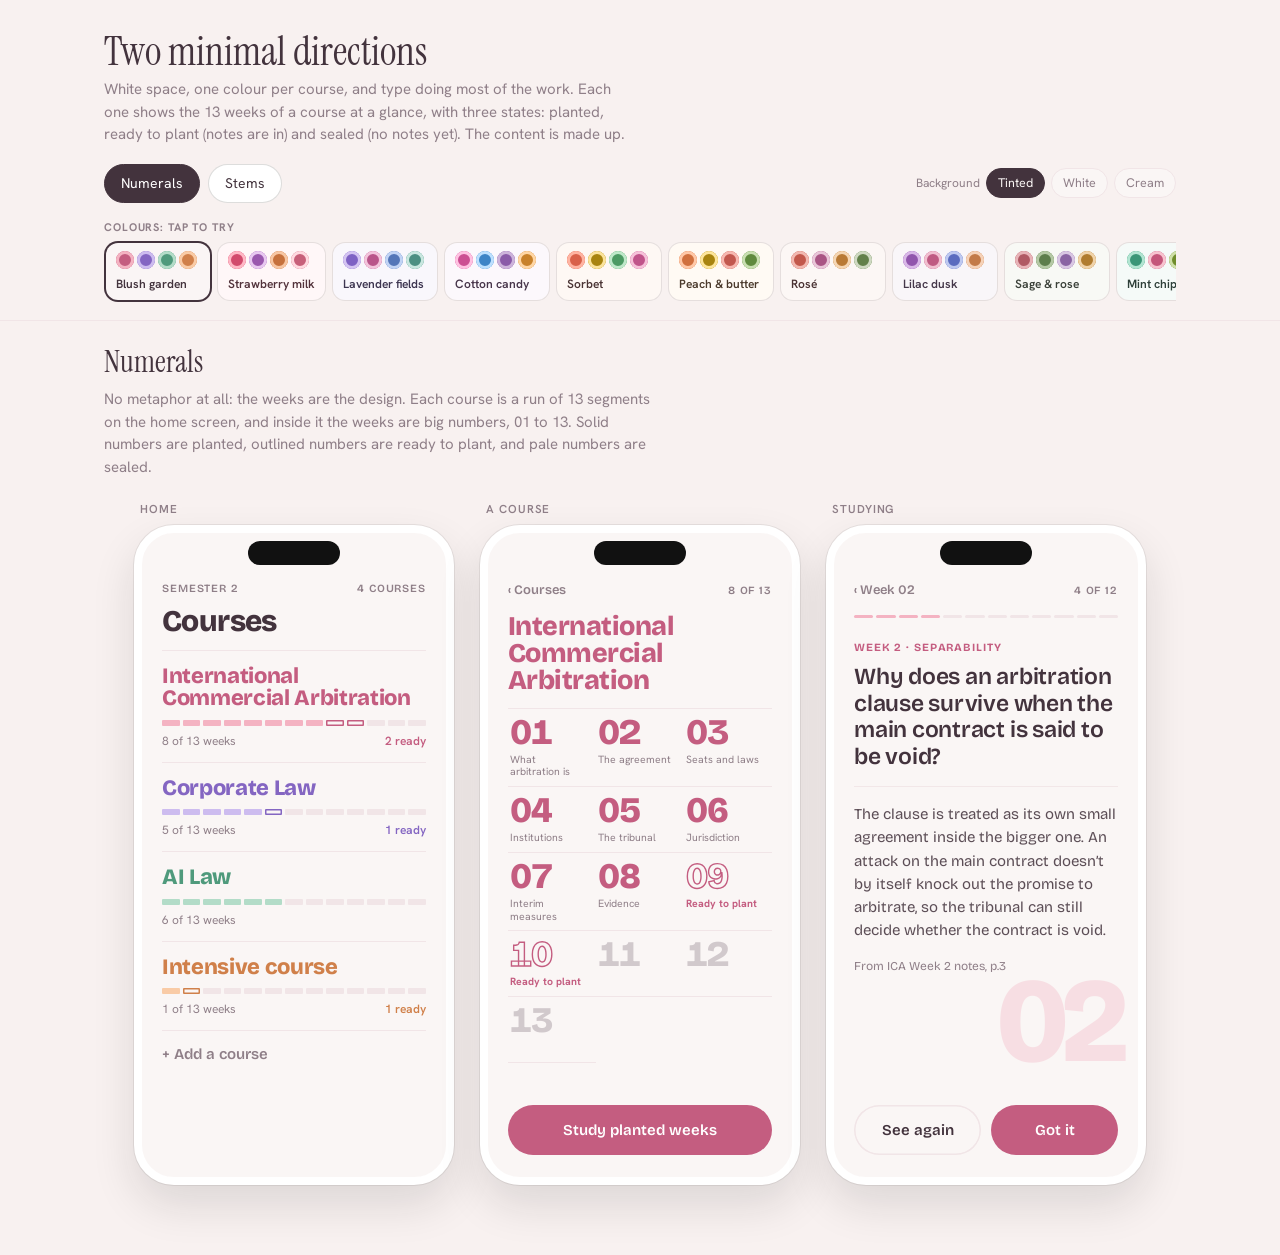
<file: design/minimal.html>
<!DOCTYPE html>
<html lang="en">
<head>
<meta charset="utf-8">
<meta name="viewport" content="width=device-width, initial-scale=1">
<title>Minimal study app directions</title>
<link rel="preconnect" href="https://fonts.googleapis.com">
<link rel="preconnect" href="https://fonts.gstatic.com" crossorigin>
<link href="https://fonts.googleapis.com/css2?family=Instrument+Serif:ital@0;1&family=Hanken+Grotesk:wght@400;500;600;700&family=Bricolage+Grotesque:opsz,wght@12..96,400;12..96,600;12..96,800&family=Cormorant+Garamond:ital,wght@0,500;0,600;1,500&display=swap" rel="stylesheet">
<style>
:root{
  /* Layout: three tabs, each a minimal direction shown as three phone screens (home, a course, a study card). One accent colour per course, white ground, type does the work. */
  --page:#f8f1f0; --ink:#43333d; --soft:#8f7f88; --hair:#f1e5e7; --white:#fffbfa;
  --sans:'Hanken Grotesk', system-ui, sans-serif;
  color-scheme:light;
}
*{box-sizing:border-box}
html,body{margin:0}
body{background:var(--page);color:var(--ink);font-family:var(--sans);font-size:15px;line-height:1.5}
button{font:inherit;color:inherit;background:none;border:0;padding:0;cursor:pointer}
button:focus-visible{outline:2px solid var(--ink);outline-offset:3px}
.top{max-width:1120px;margin:0 auto;padding:30px 24px 4px}
.top h1{font-family:'Instrument Serif',serif;font-weight:400;font-size:40px;line-height:1.05;margin:0 0 6px}
.top p{margin:0;color:var(--soft);max-width:66ch}
.bar{position:sticky;top:0;z-index:20;background:var(--page);border-bottom:1px solid var(--hair);transition:background .3s}
nav{max-width:1120px;margin:0 auto;padding:14px 24px 6px;display:flex;gap:8px;flex-wrap:wrap;align-items:center}
.sw{max-width:1120px;margin:0 auto;padding:6px 24px 14px}
.sw .lbl{font-size:11px;letter-spacing:.08em;text-transform:uppercase;font-weight:700;color:var(--soft);margin:4px 0 6px}
.pals{display:flex;gap:8px;overflow-x:auto;padding:2px 2px 6px;scrollbar-width:thin}
.pal{flex:0 0 auto;display:flex;flex-direction:column;align-items:flex-start;gap:6px;padding:8px 10px 7px;border-radius:12px;background:var(--pb);box-shadow:0 0 0 1px #00000014;min-width:104px}
.pal .chips{display:flex;gap:3px}
.pal .chips i{width:18px;height:18px;border-radius:50%;box-shadow:inset 0 0 0 1px #0000000d}
.pal span{font-size:12px;font-weight:600;color:var(--pi);white-space:nowrap}
.pal[aria-pressed="true"]{box-shadow:0 0 0 2px var(--ink)}
.tones{display:flex;gap:6px;margin-left:auto;align-items:center;font-size:12px;color:var(--soft)}
.tones button{border:1px solid var(--hair);border-radius:999px;padding:5px 11px;font-size:12.5px;background:var(--white)}
.tones button[aria-pressed="true"]{background:var(--ink);color:var(--white);border-color:var(--ink)}
nav button{border:1px solid #1c1c1a26;border-radius:999px;padding:8px 16px;font-size:14px;background:#fff}
nav button[aria-selected="true"]{background:var(--ink);color:#fff;border-color:var(--ink)}
section{display:none;max-width:1120px;margin:0 auto;padding:10px 24px 70px}
section.on{display:block}
.pitch{max-width:70ch;margin:8px 0 22px}
.pitch h2{font-family:'Instrument Serif',serif;font-weight:400;font-size:30px;margin:0 0 4px}
.pitch p{margin:0;color:var(--soft)}
.phones{display:flex;gap:26px;flex-wrap:wrap;justify-content:center}
.ph{width:320px;flex:0 0 320px}
.ph .cap{font-size:11.5px;letter-spacing:.08em;text-transform:uppercase;color:var(--soft);font-weight:600;margin:0 0 8px 6px}
.scr{width:320px;height:660px;border-radius:40px;overflow:hidden;position:relative;border:8px solid #fff;box-shadow:0 20px 44px #1c1c1a1f,0 0 0 1px #1c1c1a14;background:var(--white)}
.in{position:absolute;inset:0;padding:48px 20px 20px;overflow:hidden}
.notch{position:absolute;top:8px;left:50%;transform:translateX(-50%);width:92px;height:24px;background:#111;border-radius:20px;z-index:9}
.meta{font-size:11px;letter-spacing:.08em;text-transform:uppercase;font-weight:600;color:var(--soft)}
.row{display:flex;justify-content:space-between;align-items:center}
.backbtn{font-size:13px;font-weight:600;color:var(--soft)}
.btn{display:block;text-align:center;padding:14px;border-radius:999px;font-weight:600;font-size:15px;color:#fff;background:var(--cd)}
.btn.ghost{background:transparent;color:var(--ink);box-shadow:inset 0 0 0 1.5px var(--hair)}
.pin{position:absolute;left:20px;right:20px;bottom:22px}
.nextrow{display:flex;align-items:center;gap:12px;padding:12px 0;border-top:1px solid var(--hair);margin-top:4px}
.nextrow .pk{width:26px;height:32px;border-radius:2px;border:1.5px solid var(--c);position:relative;flex:0 0 auto}
.nextrow .pk:before{content:"";position:absolute;left:0;right:0;top:0;height:5px;background:var(--c)}
.nextrow b{font-weight:600;font-size:14px;display:block;line-height:1.2}
.nextrow span{font-size:12px;color:var(--soft)}
.nextrow .chev{margin-left:auto;color:var(--soft);font-size:18px}
.card{margin-top:22px}
.card .k{font-size:11px;letter-spacing:.08em;text-transform:uppercase;font-weight:700;color:var(--cd)}
.card .a{font-size:15px;line-height:1.55;color:var(--ink);opacity:.86;margin-top:16px;padding-top:16px;border-top:1px solid var(--hair)}
.card .src{font-size:12px;color:var(--soft);margin-top:14px}
.rate{position:absolute;left:20px;right:20px;bottom:22px;display:grid;grid-template-columns:1fr 1fr;gap:10px}
.prog{display:flex;gap:3px;margin-top:14px}
.prog i{flex:1;height:3px;border-radius:2px;background:var(--hair)}
.prog i.d{background:var(--c)}

/* ===== A. Panes ===== */
.A h3{font-family:'Instrument Serif',serif;font-weight:400}
.A .title{font-family:'Instrument Serif',serif;font-size:34px;line-height:1;margin:8px 0 18px}
.A .list{display:flex;flex-direction:column}
.A .item{display:flex;gap:14px;align-items:center;padding:12px 0;border-top:1px solid var(--hair)}
.A .item:last-child{border-bottom:1px solid var(--hair)}
.A .item .nm{font-family:'Instrument Serif',serif;font-size:21px;line-height:1.08}
.A .item .st{font-size:12px;color:var(--soft);margin-top:4px}
.A .item .st i{display:inline-block;width:6px;height:6px;border-radius:50%;background:var(--c);margin-right:5px;vertical-align:1px}
.A .add{display:flex;gap:14px;align-items:center;padding:14px 0;color:var(--soft);font-weight:600;font-size:14px}
.A .add .ar{width:46px;height:62px;border:1.5px dashed #c9c6be;border-radius:23px 23px 2px 2px;display:flex;align-items:center;justify-content:center;font-size:18px}
.A .ctitle{font-family:'Instrument Serif',serif;font-size:30px;line-height:1.02;margin:14px 0 4px;color:var(--c)}
.A .big{display:flex;justify-content:center;margin:16px 0 10px}
.A .legend{display:flex;justify-content:center;gap:14px;font-size:11.5px;color:var(--soft);margin-bottom:6px}
.A .legend span{display:flex;align-items:center;gap:5px}
.A .legend i{width:10px;height:10px;border-radius:2px;display:inline-block}
.A .card .q{font-family:'Instrument Serif',serif;font-size:27px;line-height:1.12;margin-top:8px}

/* ===== B. Numerals ===== */
.B{font-family:'Bricolage Grotesque',var(--sans)}
.B .title{font-weight:800;font-size:30px;line-height:1;letter-spacing:-.02em;margin:8px 0 14px}
.B .crow{padding:14px 0 12px;border-top:1px solid var(--hair)}
.B .crow .nm{font-weight:800;font-size:22px;line-height:1.02;letter-spacing:-.015em;color:var(--cd)}
.B .segs{display:grid;grid-template-columns:repeat(13,1fr);gap:3px;margin-top:10px}
.B .segs i{height:6px;border-radius:1px;background:var(--hair)}
.B .segs i.p{background:var(--c)}
.B .segs i.r{background:transparent;box-shadow:inset 0 0 0 1.5px var(--cd)}
.B .crow .st{display:flex;justify-content:space-between;font-family:var(--sans);font-size:12px;color:var(--soft);margin-top:6px}
.B .crow .st b{color:var(--cd);font-weight:600}
.B .add{border-top:1px solid var(--hair);padding-top:12px;font-weight:600;font-size:15px;color:var(--soft)}
.B .ctitle{font-weight:800;font-size:27px;line-height:1;letter-spacing:-.02em;margin:12px 0 2px;color:var(--cd)}
.B .grid{display:grid;grid-template-columns:repeat(3,1fr);gap:0;margin-top:14px;border-top:1px solid var(--hair)}
.B .cell{padding:6px 2px 8px;border-bottom:1px solid var(--hair);min-height:66px;position:relative}
.B .cell .n{font-weight:800;font-size:36px;line-height:1;letter-spacing:-.04em;font-variant-numeric:tabular-nums}
.B .cell .t{font-family:var(--sans);font-size:10.5px;line-height:1.2;color:var(--soft);margin-top:2px;padding-right:6px}
.B .cell.p .n{color:var(--cd)}
.B .cell.r .n{color:transparent;-webkit-text-stroke:1.4px var(--cd)}
.B .cell.r .t{color:var(--cd);font-weight:700}
.B .cell.s .n{color:var(--faint)}
.B .card .num{position:absolute;right:16px;bottom:96px;font-weight:800;font-size:120px;line-height:1;letter-spacing:-.05em;color:var(--c);opacity:.35}
.B .card .q{font-weight:600;font-size:23px;line-height:1.15;letter-spacing:-.01em;margin-top:8px;position:relative}

/* ===== C. Stems ===== */
.C .title{font-family:'Cormorant Garamond',serif;font-weight:600;font-size:36px;line-height:1;margin:8px 0 14px}
.C .plates{display:grid;grid-template-columns:1fr 1fr;gap:12px}
.C .plate{border:1px solid var(--hair);border-radius:12px;padding:10px 10px 12px;background:#fff}
.C .plate svg{display:block;margin:0 auto}
.C .plate .nm{font-family:'Cormorant Garamond',serif;font-weight:600;font-size:17px;line-height:1.05;margin-top:6px;color:var(--cd)}
.C .plate .st{font-size:11px;color:var(--soft);margin-top:3px}
.C .plate.add{border-style:dashed;border-color:var(--faint);display:flex;align-items:center;justify-content:center;color:var(--soft);font-weight:600;font-size:13.5px;min-height:70px;grid-column:1/-1}
.C .ctitle{font-family:'Cormorant Garamond',serif;font-weight:600;font-size:30px;line-height:1;margin:12px 0 2px;color:var(--cd)}
.C .stemwrap{position:relative;margin-top:6px}
.C .card .q{font-family:'Cormorant Garamond',serif;font-weight:600;font-size:28px;line-height:1.1;margin-top:8px}
.C .card .leafic{margin-bottom:8px}
</style>
</head>
<body>
<div class="top">
  <h1>Two minimal directions</h1>
  <p>White space, one colour per course, and type doing most of the work. Each one shows the 13 weeks of a course at a glance, with three states: planted, ready to plant (notes are in) and sealed (no notes yet). The content is made up.</p>
</div>
<div class="bar"><nav role="tablist" id="nav"></nav><div class="sw"><div class="lbl">Colours: tap to try</div><div class="pals" id="pals"></div></div></div>
<main id="main"></main>

<script>
const COURSES=[
 {name:'International Commercial Arbitration', short:'Int’l Commercial Arbitration', c:'#f4b3c2', d:'#c45d80', planted:8, ready:2},
 {name:'Corporate Law', c:'#cdbcef', d:'#8466c2', planted:5, ready:1},
 {name:'AI Law', c:'#b3dcc8', d:'#4f9a7c', planted:6, ready:0},
 {name:'Intensive course', c:'#f9cba6', d:'#d0804a', planted:1, ready:1},
];
const WEEKS=['What arbitration is','The agreement','Seats and laws','Institutions','The tribunal','Jurisdiction','Interim measures','Evidence','The award','Challenges','Enforcement','Investor–state','Revision'];
const CARD={k:'Week 2 · Separability',q:'Why does an arbitration clause survive when the main contract is said to be void?',
 a:'The clause is treated as its own small agreement inside the bigger one. An attack on the main contract doesn’t by itself knock out the promise to arbitrate, so the tribunal can still decide whether the contract is void.',src:'ICA Week 2 notes, p.3'};
const st=(c,i)=>i<c.planted?'p':i<c.planted+c.ready?'r':'s';
const status=c=>c.ready?`<i></i>${c.ready} ready to plant · ${c.planted} of 13 planted`:`${c.planted} of 13 planted`;
const phone=(cap,cls,style,html)=>`<div class="ph"><p class="cap">${cap}</p><div class="scr"><div class="notch"></div><div class="in ${cls}" style="${style||''}">${html}</div></div></div>`;
const I=COURSES[0];
const nextRow=c=>c.ready?`<div class="nextrow"><div class="pk"></div><div><b>Week ${c.planted+1} is ready to plant</b><span>${c.ready} seed ${c.ready>1?'packets':'packet'} waiting · notes are in</span></div><span class="chev">›</span></div>`:'';
const cardBody=(extra='')=>`${extra}<div class="k">${CARD.k}</div><div class="q">${CARD.q}</div><div class="a">${CARD.a}</div><div class="src">From ${CARD.src}</div>`;
const prog=`<div class="prog">${[...Array(12)].map((_,i)=>`<i class="${i<4?'d':''}"></i>`).join('')}</div>`;
const rate=`<div class="rate"><div class="btn ghost">See again</div><div class="btn">Got it</div></div>`;

/* ===== A. Panes: a glasshouse window of 13 panes ===== */
function arch(c,w,{labels=false}={}){
  // 12 panes in a 3x4 grid, week 13 in the arch crown
  const W=120,H=170,g=3,top=60,cols=3,rows=4,cw=(W-g*(cols+1))/cols,rh=(H-top-g*(rows+1))/rows;
  const fill=s=>s==='p'?c.c:s==='r'?'#fff':'#efece6';
  let o=`<svg width="${w}" viewBox="-2 -2 124 174"><defs><clipPath id="cl${w}${c.c.slice(1)}"><path d="M0 170 V60 A60 60 0 0 1 120 60 V170 Z"/></clipPath></defs><g clip-path="url(#cl${w}${c.c.slice(1)})"><rect x="0" y="0" width="120" height="170" fill="#fff"/>`;
  for(let i=0;i<12;i++){const r=Math.floor(i/3),k=i%3,x=g+k*(cw+g),y=top+g+r*(rh+g),s=st(c,i);
    o+=`<rect x="${x}" y="${y}" width="${cw}" height="${rh}" fill="${fill(s)}" ${s==='r'?`stroke="${c.c}" stroke-width="1.6"`:''}/>`;
    if(labels) o+=`<text x="${x+cw/2}" y="${y+rh/2+4}" text-anchor="middle" font-family="Hanken Grotesk" font-size="11" font-weight="700" fill="${s==='p'?'#fff':s==='r'?c.c:'#b4b0a6'}">${i+1}</text>`;
    if(s==='r'&&!labels) o+=`<circle cx="${x+cw/2}" cy="${y+rh/2}" r="2.6" fill="${c.c}"/>`;}
  const s13=st(c,12);
  o+=`<path d="M${g} ${top} A${60-g} ${60-g} 0 0 1 ${W-g} ${top} Z" fill="${fill(s13)}" ${s13==='r'?`stroke="${c.c}" stroke-width="1.6"`:''}/>`;
  if(labels) o+=`<text x="60" y="44" text-anchor="middle" font-family="Hanken Grotesk" font-size="11" font-weight="700" fill="${s13==='p'?'#fff':'#b4b0a6'}">13</text>`;
  o+=`</g><path d="M0 170 V60 A60 60 0 0 1 120 60 V170 Z" fill="none" stroke="#1c1c1a" stroke-width="1.6"/></svg>`;
  return o;
}
function panes(){
  const home=`<div class="row"><span class="meta">Semester 2</span><span class="meta">4 courses</span></div>
   <div class="title">Glasshouses</div>
   <div class="list">${COURSES.map(c=>`<div class="item" style="--c:${c.c}">${arch(c,46)}<div><div class="nm">${c.short||c.name}</div><div class="st">${status(c)}</div></div></div>`).join('')}</div>
   <div class="add"><div class="ar">+</div>New glasshouse</div>`;
  const inside=`<div class="row"><span class="backbtn">‹ Glasshouses</span><span class="meta">${I.planted} of 13</span></div>
   <div class="ctitle">International Commercial Arbitration</div>
   <div class="big">${arch(I,196,{labels:true})}</div>
   <div class="legend"><span><i style="background:${I.c}"></i>Planted</span><span><i style="border:1.5px solid ${I.c}"></i>Ready</span><span><i style="background:#efece6"></i>Sealed</span></div>
   <div class="pin">${nextRow(I)}<div class="btn">Study planted weeks</div></div>`;
  const study=`<div class="row"><span class="backbtn">‹ Week 2</span><span class="meta">4 of 12</span></div>${prog}<div class="card">${cardBody()}</div>${rate}`;
  return {id:'panes',name:'Panes',cls:'A',home,inside,study,
    pitch:'Your glasshouse, reduced to one arched window. Each course is a window of 13 panes: twelve weeks in the grid and week 13 in the arch at the top. Panes fill with the course’s colour as you plant each week, so you see the whole semester in one shape.'};
}

/* ===== B. Numerals: the weeks as big numbers ===== */
function numerals(){
  const home=`<div class="row"><span class="meta">Semester 2</span><span class="meta">4 courses</span></div>
   <div class="title">Courses</div>
   ${COURSES.map(c=>`<div class="crow" style="--c:${c.c};--cd:${c.d}"><div class="nm">${c.name}</div>
     <div class="segs">${[...Array(13).keys()].map(i=>`<i class="${st(c,i)}"></i>`).join('')}</div>
     <div class="st"><span>${c.planted} of 13 weeks</span>${c.ready?`<b>${c.ready} ready</b>`:'<span></span>'}</div></div>`).join('')}
   <div class="add">+ Add a course</div>`;
  const inside=`<div class="row"><span class="backbtn">‹ Courses</span><span class="meta">${I.planted} of 13</span></div>
   <div class="ctitle">International Commercial Arbitration</div>
   <div class="grid">${WEEKS.map((t,i)=>{const s=st(I,i);return `<div class="cell ${s}"><div class="n">${String(i+1).padStart(2,'0')}</div><div class="t">${s==='r'?'Ready to plant':s==='s'?'&nbsp;':t}</div></div>`}).join('')}</div>
   <div class="pin"><div class="btn">Study planted weeks</div></div>`;
  const study=`<div class="row"><span class="backbtn">‹ Week 02</span><span class="meta">4 of 12</span></div>${prog}<div class="card"><div class="num">02</div>${cardBody()}</div>${rate}`;
  return {id:'numerals',name:'Numerals',cls:'B',home,inside,study,
    pitch:'No metaphor at all: the weeks are the design. Each course is a run of 13 segments on the home screen, and inside it the weeks are big numbers, 01 to 13. Solid numbers are planted, outlined numbers are ready to plant, and pale numbers are sealed.'};
}

/* ===== C. Stems: one botanical line per course ===== */
function stem(c,h,{labels=false,w=110}={}){
  // weeks climb the stem from the bottom: 1 at the base, 13 at the tip
  const cx=labels?44:w/2,top=10,bot=h-6,amp=labels?6:5,n=13;
  const y=i=>bot-(i+1)*(bot-top)/(n+1), x=yy=>cx+Math.sin((bot-yy)/(bot-top)*Math.PI*2)*amp;
  let path='';for(let yy=bot;yy>=top;yy-=4) path+=(path?' L':'M')+x(yy).toFixed(1)+' '+yy;
  let o=`<svg width="${labels?272:w}" height="${h}" viewBox="0 0 ${labels?272:w} ${h}"><path d="${path}" fill="none" stroke="${c.d}" stroke-width="1.4" stroke-linecap="round" opacity=".75"/>`;
  for(let i=0;i<n;i++){const s=st(c,i),yy=y(i),xx=x(yy),side=labels?1:(i%2?1:-1),L=labels?16:13;
    const lx=xx+side*L, ly=yy-6;
    const leaf=`M${xx} ${yy} Q${xx+side*L*.5} ${yy-L*.75} ${lx} ${ly} Q${xx+side*L*.6} ${yy+1} ${xx} ${yy} Z`;
    if(s==='p') o+=`<path d="${leaf}" fill="${c.c}"/>`;
    else if(s==='r') o+=`<path d="${leaf}" fill="#fff" stroke="${c.d}" stroke-width="1.3"/><circle cx="${lx+side*5}" cy="${ly}" r="2.4" fill="${c.d}"/>`;
    else o+=`<circle cx="${xx}" cy="${yy}" r="1.8" fill="${P.faint}"/>`;
    if(labels){const col=s==='s'?P.soft:s==='r'?c.d:P.ink;
      o+=`<text x="${cx+34}" y="${yy+1}" font-family="Hanken Grotesk" font-size="10.5" font-weight="700" fill="${s==='s'?P.faint:c.d}">${i+1}</text>`;
      o+=`<text x="${cx+52}" y="${yy+1}" font-family="Hanken Grotesk" font-size="12.5" font-weight="${s==='r'?700:500}" fill="${col}">${s==='r'?'Ready to plant':s==='s'?'Sealed':WEEKS[i]}</text>`;}}
  return o+`</svg>`;
}
function stems(){
  const home=`<div class="row"><span class="meta">Semester 2</span><span class="meta">4 courses</span></div>
   <div class="title">Herbarium</div>
   <div class="plates">${COURSES.map(c=>`<div class="plate" style="--c:${c.c};--cd:${c.d}">${stem(c,118)}<div class="nm">${c.short||c.name}</div><div class="st">${c.ready?`${c.ready} ready · `:''}${c.planted} of 13</div></div>`).join('')}
   <div class="plate add">+ New course</div></div>`;
  const inside=`<div class="row"><span class="backbtn">‹ Herbarium</span><span class="meta">${I.planted} of 13</span></div>
   <div class="ctitle">International Commercial Arbitration</div>
   <div class="stemwrap">${stem(I,404,{labels:true})}</div>
   <div class="pin"><div class="btn">Study planted weeks</div></div>`;
  const leafic=`<svg class="leafic" width="26" height="20" viewBox="0 0 26 20"><path d="M2 18 Q10 2 24 2 Q18 16 2 18 Z" fill="${I.c}"/></svg>`;
  const study=`<div class="row"><span class="backbtn">‹ Week 2</span><span class="meta">4 of 12</span></div>${prog}<div class="card">${cardBody(leafic)}</div>${rate}`;
  return {id:'stems',name:'Stems',cls:'C',home,inside,study,
    pitch:'Pressed botanical plates. Each course is a single stem drawn in one colour, and its weeks climb from the base: a leaf for each week you’ve planted, an open leaf for ready, a small dot for sealed. Inside, the stem doubles as a list, with each week’s title beside its leaf.'};
}

const PALETTES=[
 {n:'Blush garden', page:'#f8f1f0',white:'#fffbfa',ink:'#43333d',soft:'#8f7f88',hair:'#f1e5e7', c:[['#f4b3c2','#c45d80'],['#cdbcef','#8466c2'],['#b3dcc8','#4f9a7c'],['#f9cba6','#d0804a']]},
 {n:'Strawberry milk', page:'#fff4f5',white:'#fffafa',ink:'#52323b',soft:'#a07c85',hair:'#f8e1e5', c:[['#ffb7c5','#d24a6c'],['#e8c8f0','#9a58ae'],['#f7c6a3','#c6713d'],['#ffd9e0','#c7607a']]},
 {n:'Lavender fields', page:'#f6f3fb',white:'#fdfcff',ink:'#3d3550',soft:'#847c99',hair:'#e9e3f4', c:[['#d4c4f2','#7e62c4'],['#f3c4dc','#b9558a'],['#c2d4f5','#5476b8'],['#c9e7e0','#4b8f82']]},
 {n:'Cotton candy', page:'#fbf5fb',white:'#fffbff',ink:'#47354a',soft:'#937f97',hair:'#f1e4f2', c:[['#ffc2e2','#cc4f93'],['#bde0fe','#3d84c6'],['#cdb4db','#8a5ba8'],['#ffd6a5','#c8812a']]},
 {n:'Sorbet', page:'#fdf5ef',white:'#fffaf6',ink:'#4a3434',soft:'#9a807c',hair:'#f5e4dc', c:[['#ffb4a2','#d9614a'],['#fbe39b','#a8840f'],['#bfe8c9','#4c9a63'],['#f6c1d9','#c0548a']]},
 {n:'Peach & butter', page:'#fff8ef',white:'#fffcf7',ink:'#4b3a2c',soft:'#9b8571',hair:'#f4e6d3', c:[['#ffc8a8','#d0703f'],['#fde59a','#a8840f'],['#f7b8b0','#c2584e'],['#c9dfb1','#5f8a3d']]},
 {n:'Rosé', page:'#fbf3f1',white:'#fffaf9',ink:'#4a3233',soft:'#977c7c',hair:'#f2e1de', c:[['#f2b8b0','#c2584b'],['#e9c6d8','#a95584'],['#f5d6b3','#b97a35'],['#cfd9c2','#62804a']]},
 {n:'Lilac dusk', page:'#f7f2f6',white:'#fdfafc',ink:'#45374a',soft:'#8f7f95',hair:'#ece2ec', c:[['#d9b8e8','#9156ad'],['#f1bfd0','#bf5a82'],['#bfc9f0','#5b6cbf'],['#f6d2b8','#c37a48']]},
 {n:'Sage & rose', page:'#f5f6f1',white:'#fcfdf9',ink:'#3a4038',soft:'#7e857a',hair:'#e5e8de', c:[['#e8b4b8','#b05a64'],['#b5c9a5','#5d7d4c'],['#d9c7e3','#8a64a3'],['#f0d3a9','#b07c2f']]},
 {n:'Mint chip', page:'#f1f8f5',white:'#fafdfb',ink:'#2e3f39',soft:'#75897f',hair:'#dcece5', c:[['#b2e5d2','#3a9677'],['#f7c3cf','#c4567a'],['#cfe0a8','#6f8d2b'],['#c9d3f2','#5a6fbd']]},
 {n:'Seaside', page:'#f2f7f8',white:'#fbfdfd',ink:'#2f3f48',soft:'#788a93',hair:'#dfeaec', c:[['#a9d6e5','#3b85a3'],['#f6c6c0','#c06a5f'],['#c3e3cf','#4d9467'],['#f3e1a8','#a7861d']]},
 {n:'Bluebell', page:'#f3f5fb',white:'#fbfcff',ink:'#2f3650',soft:'#7a809a',hair:'#e2e6f3', c:[['#b9c8f2','#4d68c0'],['#f5c5d5','#c2577f'],['#a9dbe8','#2f8aa5'],['#d8c1f0','#8457c0']]},
 {n:'Matcha latte', page:'#f4f3ec',white:'#fbfaf5',ink:'#3b3d33',soft:'#84836f',hair:'#e5e3d6', c:[['#c5d6a4','#64803a'],['#e7cfb4','#9f6d3c'],['#d8c3d6','#8a5d86'],['#b9d4cf','#4b8178']]},
 {n:'Champagne', page:'#faf6ef',white:'#fffdf8',ink:'#3f3830',soft:'#8e8577',hair:'#eee6d8', c:[['#ead7c3','#9c7350'],['#f1d0d0','#b45f63'],['#d6d9c4','#6d7550'],['#d5cde4','#7a6698']]},
 {n:'Wildflower', page:'#f8f5ee',white:'#fffdf7',ink:'#3e3a33',soft:'#8a8478',hair:'#ebe5d8', c:[['#f4a9a0','#c4544a'],['#f7d77a','#a5820c'],['#a7c7e7','#3f75ad'],['#c4a7e7','#7d55b8']]},
 {n:'All pink', page:'#fdf3f5',white:'#fffafb',ink:'#4d3039',soft:'#9c7a85',hair:'#f6dfe5', c:[['#f8c3cf','#c9547a'],['#efa3b7','#b4416a'],['#fbd8c9','#c66a4a'],['#e6b3d6','#a24d87']]},
 {n:'All lilac', page:'#f7f4fc',white:'#fdfbff',ink:'#3f3552',soft:'#8a7f9e',hair:'#ebe4f6', c:[['#d6c6f4','#7c5fc6'],['#e6c3ec','#9a55a8'],['#c5ccf3','#5a68bf'],['#f0c9e0','#b3568b']]},
 {n:'Neapolitan', page:'#fbf6f1',white:'#fffcf9',ink:'#46352f',soft:'#937f75',hair:'#f1e5dc', c:[['#f7bfc4','#c4566a'],['#e9d5bd','#8f6a45'],['#fff0c2','#a28414'],['#c9b5a3','#7c5c45']]},
];
const TONES=[['Tinted','page'],['White','#ffffff'],['Cream','#fffaf0']];
let P, pi=0, ti=0;
try{pi=+localStorage.getItem('pal')||0;ti=+localStorage.getItem('tone')||0;}catch(e){}
const mixHex=(a,b,t)=>{const p=h=>[1,3,5].map(i=>parseInt(h.slice(i,i+2),16));const A=p(a),B=p(b);return '#'+A.map((v,i)=>Math.round(v+(B[i]-v)*t).toString(16).padStart(2,'0')).join('')};
const nav=document.getElementById('nav'),main=document.getElementById('main'),pals=document.getElementById('pals');
let cur=0, D;
function render(){
  P=PALETTES[pi];
  const scr=TONES[ti][1]==='page'?mixHex(P.page,'#ffffff',.35):TONES[ti][1];
  P.faint=mixHex(P.soft,scr,.62);
  const r=document.documentElement.style;
  r.setProperty('--page',P.page);r.setProperty('--white',scr);r.setProperty('--ink',P.ink);r.setProperty('--soft',P.soft);r.setProperty('--hair',P.hair);r.setProperty('--faint',P.faint);
  COURSES.forEach((c,i)=>{c.c=P.c[i][0];c.d=P.c[i][1];});
  D=[numerals(),stems()];
  nav.innerHTML=D.map((d,i)=>`<button role="tab" aria-selected="${i==cur}" data-i="${i}">${d.name}</button>`).join('')+
    `<div class="tones" role="group" aria-label="Screen background">Background ${TONES.map((t,i)=>`<button data-t="${i}" aria-pressed="${i==ti}">${t[0]}</button>`).join('')}</div>`;
  pals.innerHTML=PALETTES.map((p,i)=>`<button class="pal" data-p="${i}" aria-pressed="${i==pi}" style="--pb:${mixHex(p.page,'#ffffff',.3)};--pi:${p.ink}"><div class="chips">${p.c.map(c=>`<i style="background:${c[0]};box-shadow:inset 0 0 0 3px ${c[0]},inset 0 0 0 9px ${c[1]}"></i>`).join('')}</div><span>${p.n}</span></button>`).join('');
  main.innerHTML=D.map((d,i)=>`<section id="${d.id}" class="${i==cur?'on':''}" role="tabpanel">
    <div class="pitch"><h2>${d.name}</h2><p>${d.pitch}</p></div>
    <div class="phones">${phone('Home',d.cls,'',d.home)}${phone('A course',d.cls,`--c:${I.c};--cd:${I.d}`,d.inside)}${phone('Studying',d.cls,`--c:${I.c};--cd:${I.d}`,d.study)}</div></section>`).join('');
  if(location.hash!=='#'+D[cur].id) history.replaceState(null,'','#'+D[cur].id);
}
nav.onclick=e=>{const b=e.target.closest('button');if(!b)return;
  if(b.dataset.i!==undefined){cur=+b.dataset.i;render();}
  if(b.dataset.t!==undefined){ti=+b.dataset.t;try{localStorage.setItem('tone',ti)}catch(e){};render();}};
pals.onclick=e=>{const b=e.target.closest('button');if(!b)return;pi=+b.dataset.p;try{localStorage.setItem('pal',pi)}catch(e){};render();};
cur=Math.max(0,['numerals','stems'].indexOf(location.hash.slice(1)));
render();
addEventListener('hashchange',()=>{const k=['numerals','stems'].indexOf(location.hash.slice(1));if(k>=0&&k!==cur){cur=k;render();}});
</script>
</body>
</html>
</file>
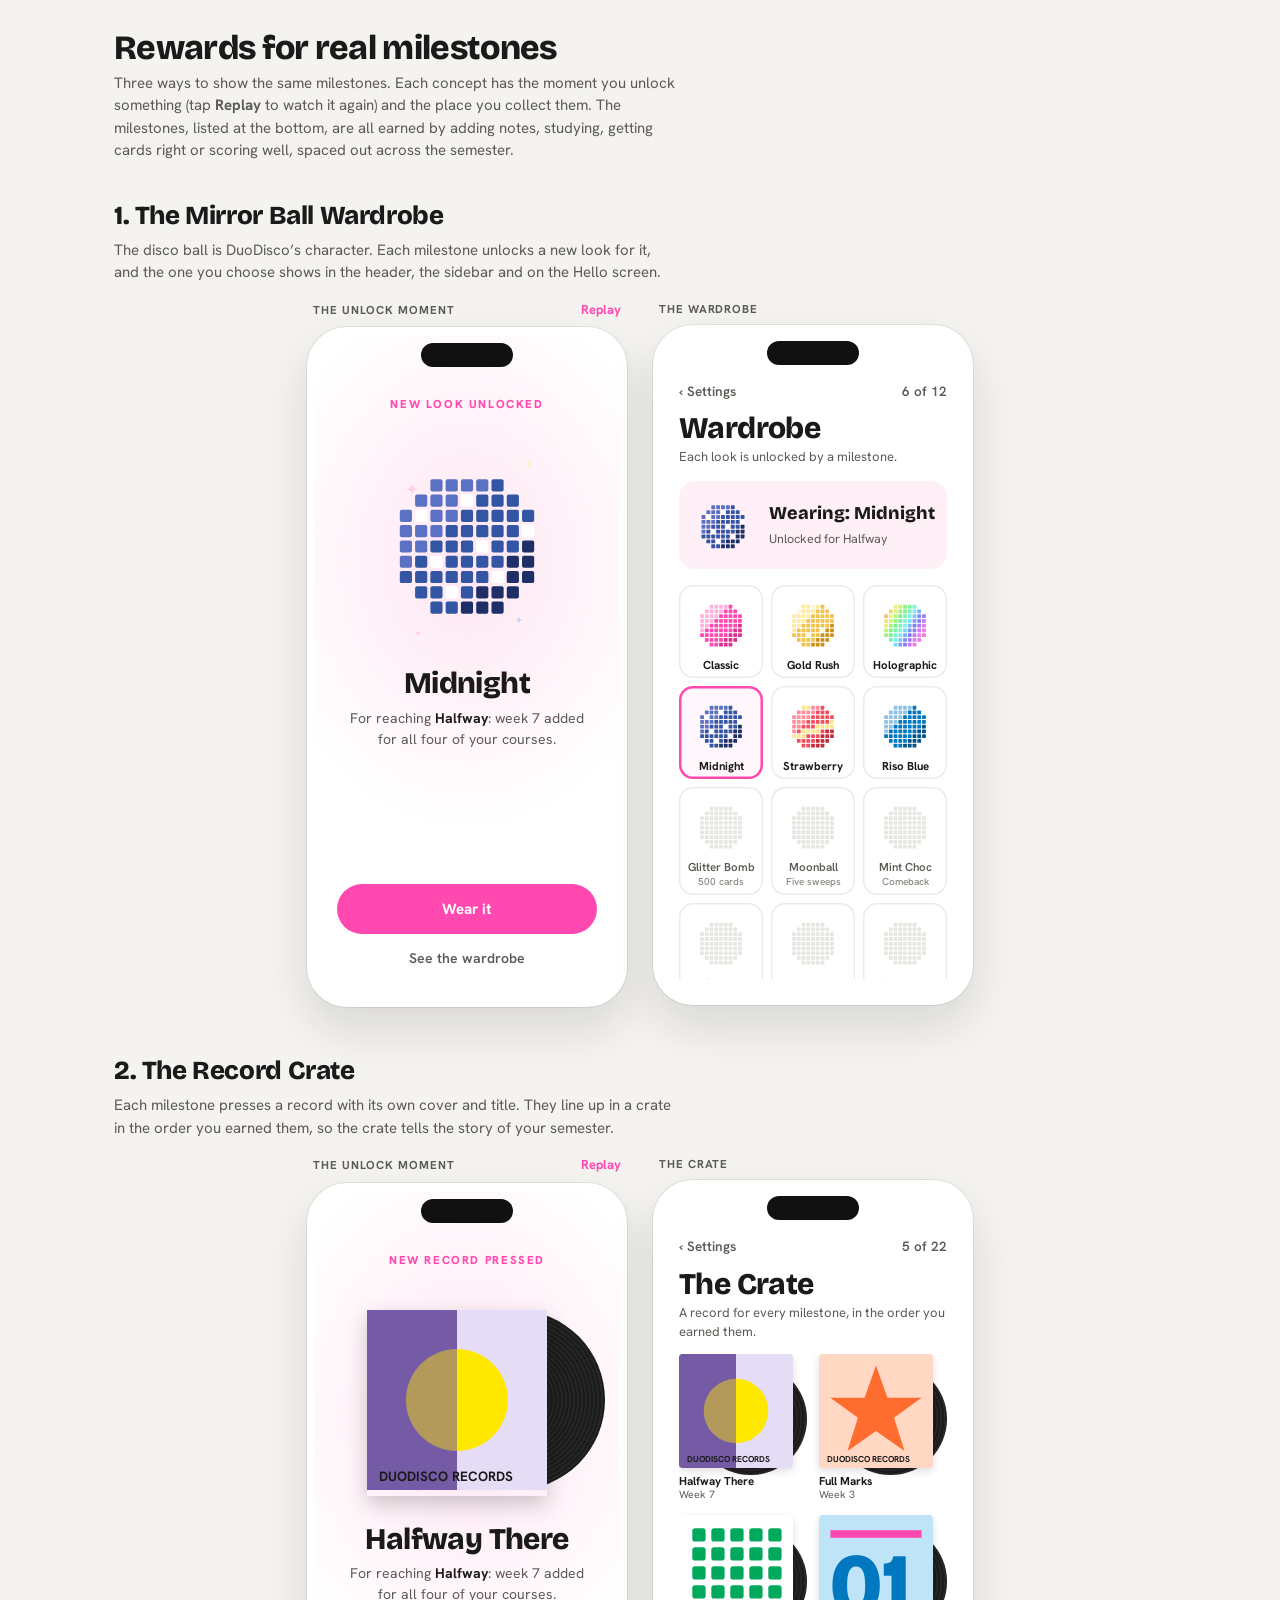
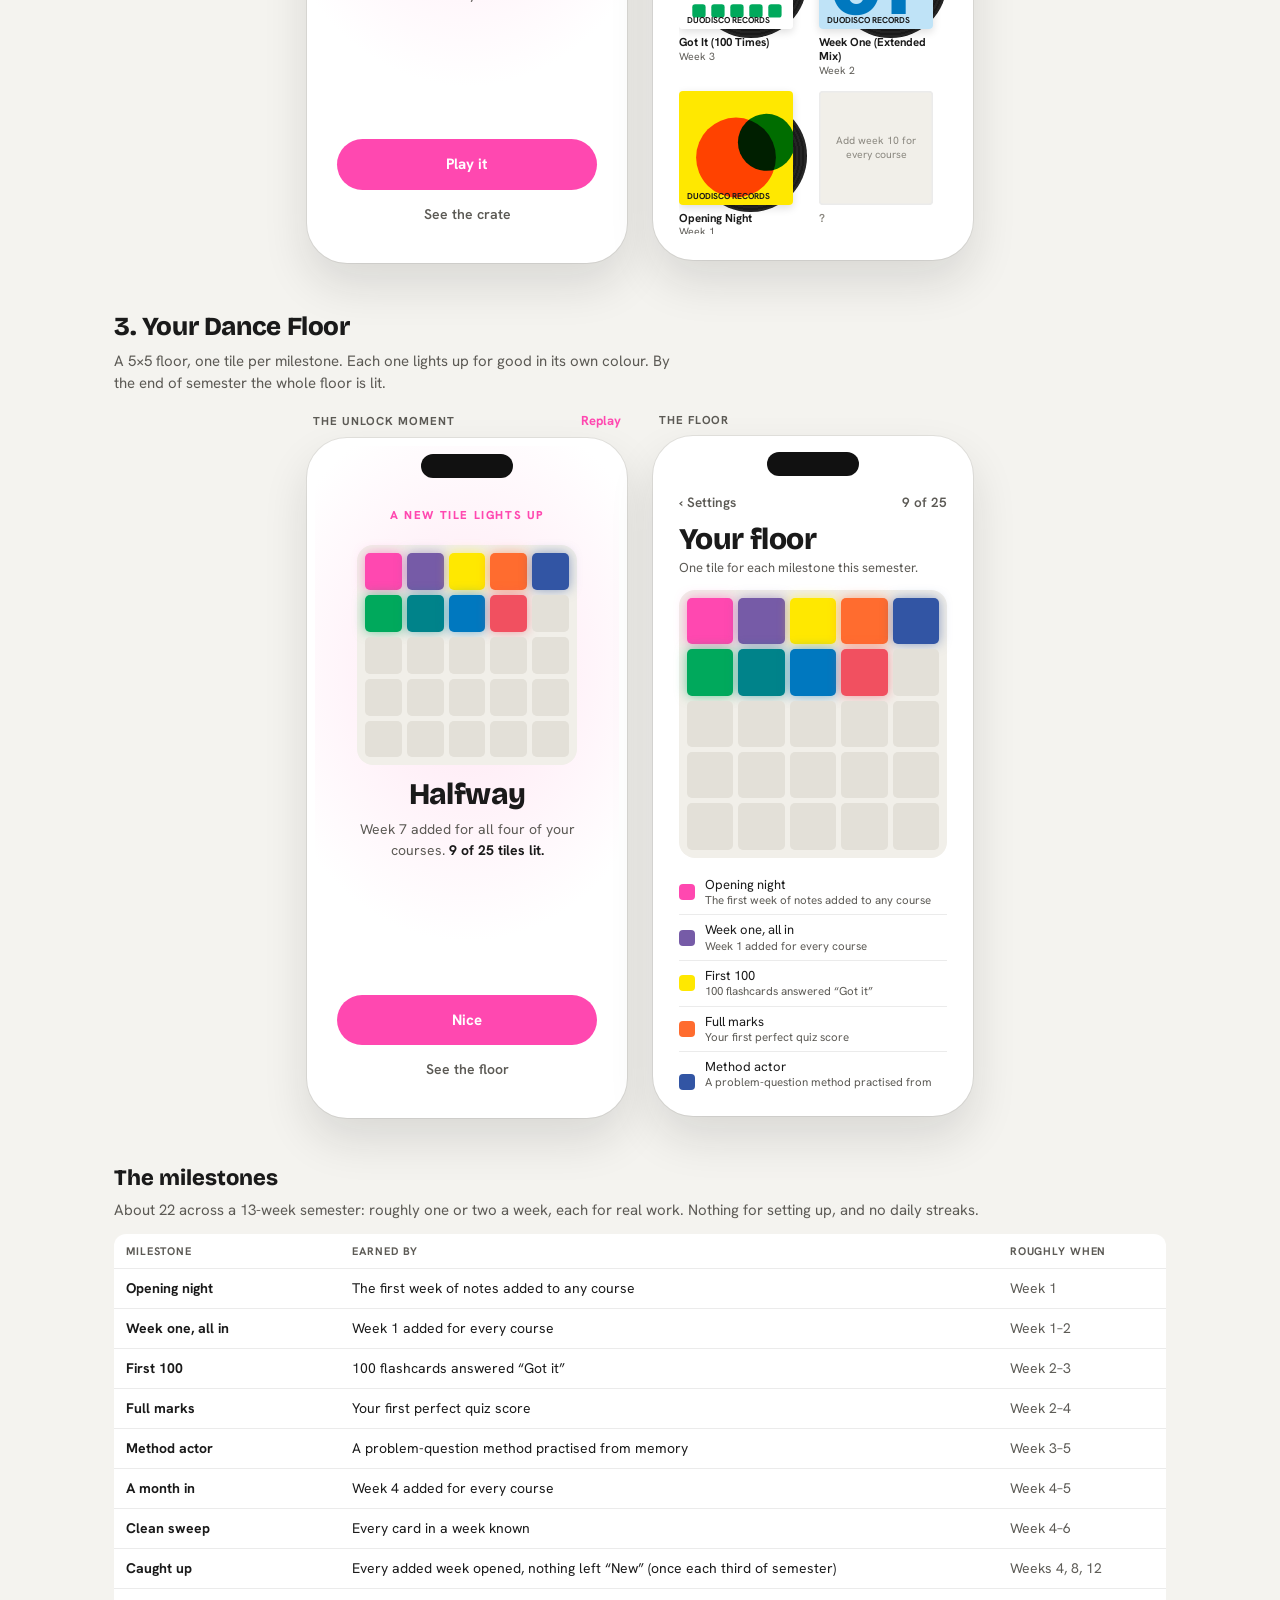
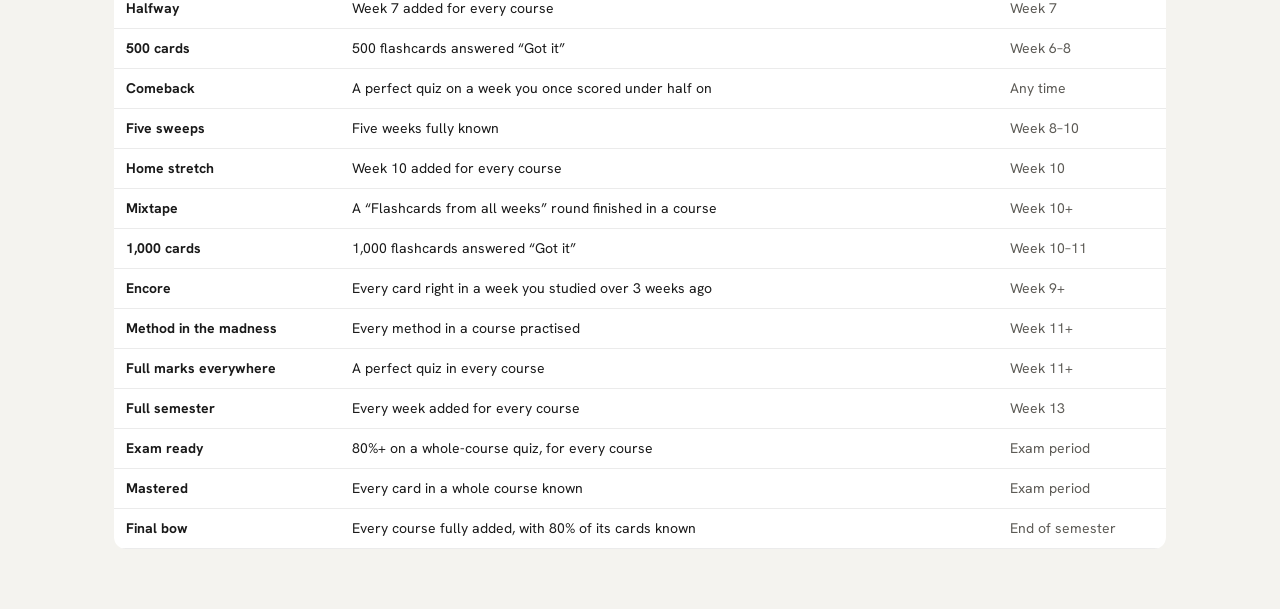
<file: design/rewards.html>
<!DOCTYPE html>
<html lang="en">
<head>
<meta charset="utf-8">
<meta name="viewport" content="width=device-width, initial-scale=1">
<title>DuoDisco rewards ideas</title>
<link rel="preconnect" href="https://fonts.googleapis.com">
<link rel="preconnect" href="https://fonts.gstatic.com" crossorigin>
<link href="https://fonts.googleapis.com/css2?family=Bricolage+Grotesque:opsz,wght@12..96,600;12..96,800&family=Hanken+Grotesk:wght@400;500;600;700&display=swap" rel="stylesheet">
<style>
:root{
  /* Layout: three concepts, each as two phone screens (the unlock moment, then the collection). Light, white, riso inks. */
  --ink:#1a1a1a; --soft:#5c5a55; --hair:#ebebeb; --faint:#dedede; --page:#f4f3ef; --pink:#ff48b0;
  --display:'Bricolage Grotesque','Hanken Grotesk',system-ui,sans-serif; --sans:'Hanken Grotesk',system-ui,sans-serif;
  color-scheme:light;
}
*{box-sizing:border-box}
html,body{margin:0}
body{background:var(--page);color:var(--ink);font-family:var(--sans);font-size:15px;line-height:1.5}
button{font:inherit;color:inherit;background:none;border:0;padding:0;cursor:pointer}
button:focus-visible{outline:2px solid var(--pink);outline-offset:3px}
.top{max-width:1100px;margin:0 auto;padding:30px 24px 0}
.top h1{font-family:var(--display);font-weight:800;font-size:34px;letter-spacing:-.02em;margin:0 0 6px;line-height:1.05}
.top p{margin:0;color:var(--soft);max-width:72ch}
section{max-width:1100px;margin:0 auto;padding:34px 24px 10px}
section > h2{font-family:var(--display);font-weight:800;font-size:26px;letter-spacing:-.015em;margin:0 0 4px}
section > p{margin:0 0 16px;color:var(--soft);max-width:70ch}
.pair{display:flex;gap:26px;flex-wrap:wrap;justify-content:center;align-items:flex-start}
.ph{width:320px;flex:0 0 320px}
.cap{display:flex;justify-content:space-between;align-items:baseline;margin:0 6px 8px}
.cap span{font-size:11.5px;letter-spacing:.08em;text-transform:uppercase;font-weight:700;color:var(--soft)}
.cap button{font-size:13px;font-weight:700;color:var(--pink)}
.scr{width:320px;height:680px;border-radius:40px;overflow:hidden;position:relative;border:8px solid #fff;box-shadow:0 22px 46px #1a1a1a1f,0 0 0 1px #1a1a1a14;background:#fff}
.notch{position:absolute;top:8px;left:50%;transform:translateX(-50%);width:92px;height:24px;background:#111;border-radius:20px;z-index:20}
.in{position:absolute;inset:0;padding:48px 18px 18px;overflow:hidden;display:flex;flex-direction:column}
.bar{display:flex;justify-content:space-between;align-items:center;font-size:13.5px;font-weight:600;color:var(--soft)}
.ttl{font-family:var(--display);font-weight:800;font-size:30px;line-height:1;letter-spacing:-.02em;margin:12px 0 4px}
.sub{font-size:13px;color:var(--soft);margin:0}
.meter{display:flex;gap:2px;margin:10px 0 2px}
.meter i{flex:1;height:5px;border-radius:2px;background:var(--hair)}
.meter i.on{background:var(--pink)}

/* ---- the unlock moment (shared) ---- */
.unlock{position:absolute;inset:0;background:radial-gradient(120% 70% at 50% 34%,#ffe6f3 0%,#fff 58%);display:flex;flex-direction:column;align-items:center;padding:54px 22px 22px;text-align:center;overflow:hidden}
.beam{position:absolute;top:-40px;left:50%;width:360px;height:520px;transform:translateX(-50%);background:conic-gradient(from 180deg at 50% 0%,transparent 160deg,#ff48b022 170deg,#ff48b03d 180deg,#ff48b022 190deg,transparent 200deg);pointer-events:none}
.eyebrow{position:relative;font-size:11.5px;letter-spacing:.14em;text-transform:uppercase;font-weight:800;color:var(--pink);margin-top:6px}
.prize{position:relative;margin:22px 0 14px;height:220px;display:flex;align-items:center;justify-content:center}
.drop{animation:drop 1.1s cubic-bezier(.2,1.4,.4,1) both}
@keyframes drop{0%{transform:translateY(-260px) rotate(-12deg);opacity:0}60%{opacity:1}100%{transform:none}}
.spin{animation:slow 9s linear infinite}
@keyframes slow{to{transform:rotate(360deg)}}
.spark{position:absolute;animation:tw 1.6s ease-in-out infinite both}
@keyframes tw{0%,100%{transform:scale(.4);opacity:.2}50%{transform:scale(1);opacity:1}}
.uname{position:relative;font-family:var(--display);font-weight:800;font-size:30px;line-height:1.05;letter-spacing:-.02em}
.uwhy{position:relative;font-size:14px;color:var(--soft);margin:8px 0 0;max-width:30ch}
.uwhy b{color:var(--ink)}
.ubtns{position:relative;margin-top:auto;width:100%;display:grid;gap:6px}
.btn{display:block;width:100%;text-align:center;padding:14px;border-radius:999px;font-weight:700;font-size:15px;color:#fff;background:var(--pink)}
.ghost{color:var(--soft);font-weight:600;font-size:14px;padding:8px}
.confetti{position:absolute;inset:0;pointer-events:none}
.confetti i{position:absolute;top:-12px;width:8px;height:8px;border-radius:2px;animation:fall 2.6s ease-in both}
@keyframes fall{0%{transform:translateY(0) rotate(0)}100%{transform:translateY(720px) rotate(540deg);opacity:.9}}

/* ---- wardrobe ---- */
.current{display:flex;gap:14px;align-items:center;margin:14px 0 6px;padding:12px;border-radius:16px;background:#fff0f7}
.current b{display:block;font-family:var(--display);font-weight:800;font-size:18px}
.current span{font-size:12.5px;color:var(--soft)}
.wgrid{display:grid;grid-template-columns:repeat(3,1fr);gap:8px;margin-top:10px;overflow:auto;padding-bottom:6px}
.witem{display:flex;flex-direction:column;align-items:center;gap:3px;padding:8px 4px 7px;border-radius:14px;box-shadow:inset 0 0 0 1.5px var(--hair);font-size:11.5px;font-weight:700;line-height:1.15;text-align:center}
.witem.on{box-shadow:inset 0 0 0 2.5px var(--pink);background:#fff7fb}
.witem.lock{color:var(--soft);font-weight:600}
.witem.lock small{font-weight:500;font-size:10px;color:#8a877f}

/* ---- crate ---- */
.crate{display:grid;grid-template-columns:repeat(2,1fr);gap:12px;margin-top:12px;overflow:auto;padding-bottom:8px}
.rec{position:relative;padding-right:14px}
.rec .vinyl{position:absolute;right:0;top:6%;width:88%;aspect-ratio:1;border-radius:50%;background:repeating-radial-gradient(circle,#1b1b1b 0 2px,#262626 2px 4px)}
.rec .vinyl::after{content:"";position:absolute;inset:34%;border-radius:50%;background:var(--k)}
.rec .cover{position:relative;aspect-ratio:1;border-radius:4px;overflow:hidden;box-shadow:0 3px 8px #0002}
.rec .t{font-size:11.5px;font-weight:700;line-height:1.2;margin-top:6px}
.rec .w{font-size:10.5px;color:var(--soft)}
.rec.lock .cover{background:#f1efe9;box-shadow:inset 0 0 0 1.5px var(--hair);display:flex;align-items:center;justify-content:center;font-size:10.5px;color:#8a877f;text-align:center;padding:10px;line-height:1.3}
.rec.lock .vinyl{display:none}

/* ---- dance floor ---- */
.bigfloor{display:grid;grid-template-columns:repeat(5,1fr);gap:5px;padding:8px;background:#f1efe9;border-radius:16px;margin-top:12px}
.bt{aspect-ratio:1;border-radius:5px;background:#e3e0d8;position:relative}
.bt.on{background:var(--k);box-shadow:0 0 12px color-mix(in srgb,var(--k) 55%,transparent)}
.bt.new{animation:glow 1.4s ease-in-out infinite}
@keyframes glow{50%{box-shadow:0 0 22px var(--k),0 0 0 2px #fff inset}}
.mlist{margin:12px 0 0;padding:0;list-style:none;overflow:auto;flex:1}
.mlist li{display:flex;gap:10px;align-items:center;padding:7px 0;border-bottom:1px solid var(--hair);font-size:13px;line-height:1.25}
.mlist li i{width:16px;height:16px;border-radius:4px;flex:0 0 auto;background:var(--k,#e3e0d8)}
.mlist li.todo{color:var(--soft)}
.mlist li small{display:block;color:var(--soft);font-size:11.5px}

.milestones{max-width:1100px;margin:0 auto;padding:34px 24px 60px}
.milestones h2{font-family:var(--display);font-weight:800;font-size:22px;margin:0 0 4px}
.milestones p{margin:0 0 12px;color:var(--soft)}
.tw{overflow-x:auto}
table{width:100%;border-collapse:collapse;font-size:14px;background:#fff;border-radius:12px;overflow:hidden}
th,td{text-align:left;padding:9px 12px;border-bottom:1px solid var(--hair);vertical-align:top}
th{font-size:11px;letter-spacing:.08em;text-transform:uppercase;color:var(--soft);font-weight:700}
td:first-child{font-weight:700;white-space:nowrap}
td.when{white-space:nowrap;color:var(--soft)}
@media (prefers-reduced-motion:reduce){*{animation:none!important}}
</style>
</head>
<body>
<div class="top">
  <h1>Rewards for real milestones</h1>
  <p>Three ways to show the same milestones. Each concept has the moment you unlock something (tap <b>Replay</b> to watch it again) and the place you collect them. The milestones, listed at the bottom, are all earned by adding notes, studying, getting cards right or scoring well, spaced out across the semester.</p>
</div>

<section>
  <h2>1. The Mirror Ball Wardrobe</h2>
  <p>The disco ball is DuoDisco’s character. Each milestone unlocks a new look for it, and the one you choose shows in the header, the sidebar and on the Hello screen.</p>
  <div class="pair">
    <div class="ph"><div class="cap"><span>The unlock moment</span><button data-replay="w">Replay</button></div><div class="scr"><div class="notch"></div><div id="u-w"></div></div></div>
    <div class="ph"><div class="cap"><span>The wardrobe</span></div><div class="scr"><div class="notch"></div><div class="in" id="c-w"></div></div></div>
  </div>
</section>

<section>
  <h2>2. The Record Crate</h2>
  <p>Each milestone presses a record with its own cover and title. They line up in a crate in the order you earned them, so the crate tells the story of your semester.</p>
  <div class="pair">
    <div class="ph"><div class="cap"><span>The unlock moment</span><button data-replay="r">Replay</button></div><div class="scr"><div class="notch"></div><div id="u-r"></div></div></div>
    <div class="ph"><div class="cap"><span>The crate</span></div><div class="scr"><div class="notch"></div><div class="in" id="c-r"></div></div></div>
  </div>
</section>

<section>
  <h2>3. Your Dance Floor</h2>
  <p>A 5×5 floor, one tile per milestone. Each one lights up for good in its own colour. By the end of semester the whole floor is lit.</p>
  <div class="pair">
    <div class="ph"><div class="cap"><span>The unlock moment</span><button data-replay="f">Replay</button></div><div class="scr"><div class="notch"></div><div id="u-f"></div></div></div>
    <div class="ph"><div class="cap"><span>The floor</span></div><div class="scr"><div class="notch"></div><div class="in" id="c-f"></div></div></div>
  </div>
</section>

<div class="milestones">
  <h2>The milestones</h2>
  <p>About 22 across a 13-week semester: roughly one or two a week, each for real work. Nothing for setting up, and no daily streaks.</p>
  <div class="tw"><table id="mtable"></table></div>
</div>

<script>
/* ---------- the milestones ---------- */
const M=[
 ['Opening night','The first week of notes added to any course','Week 1'],
 ['Week one, all in','Week 1 added for every course','Week 1–2'],
 ['First 100','100 flashcards answered “Got it”','Week 2–3'],
 ['Full marks','Your first perfect quiz score','Week 2–4'],
 ['Method actor','A problem-question method practised from memory','Week 3–5'],
 ['A month in','Week 4 added for every course','Week 4–5'],
 ['Clean sweep','Every card in a week known','Week 4–6'],
 ['Caught up','Every added week opened, nothing left “New” (once each third of semester)','Weeks 4, 8, 12'],
 ['Halfway','Week 7 added for every course','Week 7'],
 ['500 cards','500 flashcards answered “Got it”','Week 6–8'],
 ['Comeback','A perfect quiz on a week you once scored under half on','Any time'],
 ['Five sweeps','Five weeks fully known','Week 8–10'],
 ['Home stretch','Week 10 added for every course','Week 10'],
 ['Mixtape','A “Flashcards from all weeks” round finished in a course','Week 10+'],
 ['1,000 cards','1,000 flashcards answered “Got it”','Week 10–11'],
 ['Encore','Every card right in a week you studied over 3 weeks ago','Week 9+'],
 ['Method in the madness','Every method in a course practised','Week 11+'],
 ['Full marks everywhere','A perfect quiz in every course','Week 11+'],
 ['Full semester','Every week added for every course','Week 13'],
 ['Exam ready','80%+ on a whole-course quiz, for every course','Exam period'],
 ['Mastered','Every card in a whole course known','Exam period'],
 ['Final bow','Every course fully added, with 80% of its cards known','End of semester'],
];
document.getElementById('mtable').innerHTML='<tr><th>Milestone</th><th>Earned by</th><th>Roughly when</th></tr>'+M.map(m=>`<tr><td>${m[0]}</td><td>${m[1]}</td><td class="when">${m[2]}</td></tr>`).join('');

/* ---------- drawing ---------- */
const sparkle=(c,s)=>`<svg width="${s}" height="${s}" viewBox="0 0 20 20"><path d="M10 0 Q11.6 8.4 20 10 Q11.6 11.6 10 20 Q8.4 11.6 0 10 Q8.4 8.4 10 0Z" fill="${c}"/></svg>`;
// A tiled mirror ball. skin(i,j,d) returns a tile colour; d runs 0 (top left) to 16 (bottom right).
function ball(skin,size,extra=''){
  const n=9,r=176,cx=256,cy=270,s=2*r/n;let o='';
  for(let j=0;j<n;j++)for(let i=0;i<n;i++){const x=cx-r+i*s,y=cy-r+j*s,dx=x+s/2-cx,dy=y+s/2-cy;if(dx*dx+dy*dy>(r*1.03)**2)continue;
    o+=`<rect x="${x+4}" y="${y+4}" width="${s-8}" height="${s-8}" rx="5" fill="${skin(i,j,i+j)}"/>`;}
  return `<svg width="${size}" height="${size}" viewBox="0 0 512 512">${o}${extra}</svg>`;
}
const shade=(a,b,c)=>(i,j,d)=>d<6?a:d<12?b:c;
const hash=(i,j)=>((i*73+j*151)%17);
const SKINS=[
 {n:'Classic',f:shade('#ffb3dc','#ff48b0','#d92f8f'),got:1},
 {n:'Gold Rush',f:(i,j,d)=>hash(i,j)===3?'#fff6d6':shade('#ffe9a3','#f2c14e','#c9921f')(i,j,d),got:1,why:'Week one, all in'},
 {n:'Holographic',f:(i,j)=>`hsl(${(i*28+j*17)%360} 85% 72%)`,got:1,why:'Full marks'},
 {n:'Midnight',f:(i,j,d)=>hash(i,j)<2?'#ffffff':shade('#5b72c4','#3255a4','#1d2f66')(i,j,d),got:1,why:'Halfway'},
 {n:'Strawberry',f:(i,j,d)=>hash(i,j)%5===0?'#ffe58a':shade('#ff8f9b','#f15060','#c0313f')(i,j,d),got:1,why:'Clean sweep'},
 {n:'Riso Blue',f:shade('#8fc3e6','#0078bf','#005489'),got:1,why:'First 100'},
 {n:'Glitter Bomb',f:(i,j,d)=>hash(i,j)%3===0?'#ffffff':shade('#ffc7e5','#ff79c4','#ff48b0')(i,j,d),got:0,why:'500 cards'},
 {n:'Moonball',f:(i,j,d)=>[[3,3],[3,4],[4,3],[6,5],[2,6]].some(([a,b])=>a===i&&b===j)?'#9a978f':shade('#ecebe6','#cfccc4','#aeaaa1')(i,j,d),got:0,why:'Five sweeps'},
 {n:'Mint Choc',f:(i,j,d)=>hash(i,j)%6===1?'#5a3a2a':shade('#c8f0dc','#7ad3a8','#3fae7b')(i,j,d),got:0,why:'Comeback'},
 {n:'Sunset',f:(i,j)=>['#ffe800','#ffc23d','#ff8b3d','#ff6c2f','#f15060','#d94a8a','#9a4fb0','#765ba7','#5a4a9a'][j],got:0,why:'Home stretch'},
 {n:'Pixel Party',f:(i,j)=>['#ff48b0','#0078bf','#00a95c','#ff6c2f','#ffe800'][(i+j*2)%5],got:0,why:'Mixtape'},
 {n:'Graduation',f:shade('#ffb3dc','#ff48b0','#d92f8f'),cap:1,got:0,why:'Final bow'},
];
const capSVG=`<g><path d="M256 40 L430 96 L256 152 L82 96Z" fill="#1a1a1a"/><path d="M160 122 V170 Q256 210 352 170 V122 L256 152Z" fill="#2b2b2b"/><path d="M410 102 V170" stroke="#ffe800" stroke-width="10"/><circle cx="410" cy="178" r="14" fill="#ffe800"/></g>`;
const skinBall=(k,size)=>ball(SKINS[k].f,size,SKINS[k].cap?capSVG:'');
const lockBall=size=>ball(()=>'#e8e6e0',size);

// Riso-style record covers, drawn from shapes and a title.
const COVERS=[
 {t:'Opening Night',w:'Week 1',k:'#ff48b0',bg:'#ffe800',art:'<circle cx="60" cy="70" r="42" fill="#ff48b0" style="mix-blend-mode:multiply"/><circle cx="92" cy="54" r="30" fill="#0078bf" style="mix-blend-mode:multiply"/>'},
 {t:'Week One (Extended Mix)',w:'Week 2',k:'#0078bf',bg:'#bfe3f7',art:'<text x="12" y="104" font-family="Bricolage Grotesque" font-weight="800" font-size="92" fill="#0078bf">01</text><rect x="12" y="16" width="96" height="8" fill="#ff48b0"/>'},
 {t:'Got It (100 Times)',w:'Week 3',k:'#00a95c',bg:'#fff',art:'<g fill="#00a95c">'+[...Array(25)].map((_,i)=>`<rect x="${14+(i%5)*20}" y="${14+Math.floor(i/5)*20}" width="14" height="14" rx="3"/>`).join('')+'</g>'},
 {t:'Full Marks',w:'Week 3',k:'#ff6c2f',bg:'#ffd7c2',art:'<path d="M60 12 L72 46 L108 46 L79 67 L90 102 L60 81 L30 102 L41 67 L12 46 L48 46Z" fill="#ff6c2f"/>'},
 {t:'Halfway There',w:'Week 7',k:'#765ba7',bg:'#e5dcf5',art:'<rect x="0" y="0" width="60" height="120" fill="#765ba7"/><circle cx="60" cy="60" r="34" fill="#ffe800"/><rect x="0" y="0" width="60" height="120" fill="#765ba7" opacity=".55"/>'},
];
const cover=(c,size)=>`<svg width="${size}" height="${size}" viewBox="0 0 120 120"><rect width="120" height="120" fill="${c.bg}"/>${c.art}<text x="8" y="114" font-family="Hanken Grotesk" font-weight="700" font-size="9" fill="#1a1a1a">DUODISCO RECORDS</text></svg>`;
const LOCKED_REC=['Home Stretch','Full Semester','Mixtape','Exam Ready','Final Bow','Encore','Mastered'];
const HINTS={ 'Home Stretch':'Add week 10 for every course','Full Semester':'Add every week for every course','Mixtape':'Finish a round of flashcards from all weeks','Exam Ready':'80% on a whole-course quiz in every course','Final Bow':'Finish the semester','Encore':'Ace a week from over 3 weeks ago','Mastered':'Know every card in a course'};

const FLOORC=['#ff48b0','#0078bf','#00a95c','#ff6c2f','#765ba7','#f15060','#00838a','#3255a4','#ffe800'];
const litCount=9;

function confetti(){return `<div class="confetti">${[...Array(26)].map((_,i)=>`<i style="left:${(i*37)%100}%;background:${FLOORC[i%9]};animation-delay:${(i%7)*.12}s;animation-duration:${2.2+(i%5)*.3}s"></i>`).join('')}</div>`;}
const sparks=()=>`<span class="spark" style="left:16%;top:18%">${sparkle('#ff48b0',26)}</span><span class="spark" style="right:14%;top:8%;animation-delay:.5s">${sparkle('#ffe800',20)}</span><span class="spark" style="right:20%;bottom:10%;animation-delay:.9s">${sparkle('#0078bf',16)}</span><span class="spark" style="left:22%;bottom:4%;animation-delay:1.2s">${sparkle('#ff48b0',14)}</span>`;

const unlocks={
 w:()=>`<div class="unlock"><div class="beam"></div>${confetti()}<div class="eyebrow">New look unlocked</div>
   <div class="prize">${sparks()}<div class="drop">${skinBall(3,200)}</div></div>
   <div class="uname">Midnight</div><p class="uwhy">For reaching <b>Halfway</b>: week 7 added for all four of your courses.</p>
   <div class="ubtns"><button class="btn">Wear it</button><button class="ghost">See the wardrobe</button></div></div>`,
 r:()=>`<div class="unlock"><div class="beam"></div>${confetti()}<div class="eyebrow">New record pressed</div>
   <div class="prize">${sparks()}<div class="drop" style="position:relative;width:200px;height:200px"><div class="spin" style="position:absolute;left:58px;top:10px;width:180px;height:180px;border-radius:50%;background:repeating-radial-gradient(circle,#1b1b1b 0 2px,#262626 2px 4px)"><div style="position:absolute;inset:34%;border-radius:50%;background:#765ba7"></div></div><div style="position:absolute;left:0;top:10px;box-shadow:0 8px 20px #0003">${cover(COVERS[4],180)}</div></div></div>
   <div class="uname">Halfway There</div><p class="uwhy">For reaching <b>Halfway</b>: week 7 added for all four of your courses.</p>
   <div class="ubtns"><button class="btn">Play it</button><button class="ghost">See the crate</button></div></div>`,
 f:()=>`<div class="unlock"><div class="beam"></div>${confetti()}<div class="eyebrow">A new tile lights up</div>
   <div class="prize">${sparks()}<div class="drop" style="width:220px">${floor(litCount,true,40)}</div></div>
   <div class="uname">Halfway</div><p class="uwhy">Week 7 added for all four of your courses. <b>${litCount} of 25 tiles lit.</b></p>
   <div class="ubtns"><button class="btn">Nice</button><button class="ghost">See the floor</button></div></div>`,
};
function floor(lit,newOne,cell){
  return `<div class="bigfloor" style="${cell?'margin:0':''}">${[...Array(25)].map((_,i)=>`<i class="bt ${i<lit?'on':''} ${newOne&&i===lit-1?'new':''}" style="--k:${FLOORC[(i*4)%9]}"></i>`).join('')}</div>`;
}
const collections={
 w:()=>`<div class="bar"><span>‹ Settings</span><span>6 of 12</span></div>
   <div class="ttl">Wardrobe</div><p class="sub">Each look is unlocked by a milestone.</p>
   <div class="current">${skinBall(3,64)}<div><b>Wearing: Midnight</b><span>Unlocked for Halfway</span></div></div>
   <div class="wgrid">${SKINS.map((s,k)=>s.got?`<button class="witem ${k===3?'on':''}">${skinBall(k,62)}${s.n}</button>`:`<div class="witem lock">${lockBall(62)}${s.n}<small>${s.why}</small></div>`).join('')}</div>`,
 r:()=>`<div class="bar"><span>‹ Settings</span><span>5 of 22</span></div>
   <div class="ttl">The Crate</div><p class="sub">A record for every milestone, in the order you earned them.</p>
   <div class="crate">${COVERS.slice().reverse().map(c=>`<div class="rec" style="--k:${c.k}"><div class="vinyl"></div><div class="cover">${cover(c,'100%')}</div><div class="t">${c.t}</div><div class="w">${c.w}</div></div>`).join('')}
   ${LOCKED_REC.map(t=>`<div class="rec lock"><div class="cover">${HINTS[t]}</div><div class="t" style="color:#8a877f">?</div></div>`).join('')}</div>`,
 f:()=>`<div class="bar"><span>‹ Settings</span><span>${litCount} of 25</span></div>
   <div class="ttl">Your floor</div><p class="sub">One tile for each milestone this semester.</p>
   ${floor(litCount,false)}
   <ul class="mlist">${M.slice(0,12).map((m,i)=>`<li class="${i<litCount?'':'todo'}"><i style="${i<litCount?`--k:${FLOORC[(i*4)%9]}`:''}"></i><span>${m[0]}<small>${m[1]}</small></span></li>`).join('')}</ul>`,
};
function show(k){document.getElementById('u-'+k).innerHTML=unlocks[k]();}
['w','r','f'].forEach(k=>{show(k);document.getElementById('c-'+k).innerHTML=collections[k]();});
document.addEventListener('click',e=>{const b=e.target.closest('[data-replay]');if(b){const k=b.dataset.replay,el=document.getElementById('u-'+k);el.innerHTML='';requestAnimationFrame(()=>show(k));}});
</script>
</body>
</html>
</file>
<file: styles.css>
/* Uni: white page, one riso ink per course, big week numbers. */
:root {
  --ink: #1a1a1a;
  --soft: #5c5a55;
  --hair: #ebebeb;
  --faint: #dedede;
  --bg: #ffffff;
  --outside: #f4f3ef;
  --c: #1a1a1a;                                   /* the current course's colour */
  --cd: color-mix(in srgb, var(--c) 84%, #000);   /* a deeper shade for small text */
  --display: 'Bricolage Grotesque', 'Hanken Grotesk', system-ui, sans-serif;
  --sans: 'Hanken Grotesk', system-ui, -apple-system, sans-serif;
  --safe-top: env(safe-area-inset-top, 0px);
  --safe-bot: env(safe-area-inset-bottom, 0px);
  color-scheme: light;
}
* { box-sizing: border-box; -webkit-tap-highlight-color: transparent; }
html, body { margin: 0; }
body { background: var(--outside); color: var(--ink); font-family: var(--sans); font-size: 16px; line-height: 1.5; }
#app { max-width: 480px; margin: 0 auto; min-height: 100dvh; background: var(--bg); position: relative; }
button { font: inherit; color: inherit; background: none; border: 0; padding: 0; cursor: pointer; text-align: inherit; }
button:focus-visible, a:focus-visible, textarea:focus-visible { outline: 2px solid var(--c); outline-offset: 3px; border-radius: 4px; }
a { color: var(--cd); }
.screen { padding: calc(var(--safe-top) + 20px) 20px calc(var(--safe-bot) + 28px); }
.screen.has-dock { padding-bottom: calc(var(--safe-bot) + 150px); }

/* top bar */
.bar { display: flex; justify-content: space-between; align-items: center; min-height: 32px; }
.back { font-size: 14px; font-weight: 600; color: var(--soft); padding: 6px 8px 6px 0; }
.meta { font-size: 11.5px; letter-spacing: .08em; text-transform: uppercase; font-weight: 600; color: var(--soft); font-variant-numeric: tabular-nums; }
.iconbtn { width: 36px; height: 36px; display: flex; align-items: center; justify-content: center; border-radius: 50%; color: var(--soft); margin-right: -8px; }

h1, h2, h3 { margin: 0; font-weight: 800; }
.title { font-family: var(--display); font-size: 32px; line-height: 1; letter-spacing: -.02em; margin: 10px 0 16px; }
.ctitle { font-family: var(--display); font-size: 28px; line-height: 1.02; letter-spacing: -.02em; margin: 12px 0 0; color: var(--c); text-wrap: balance; }
.note { font-size: 13px; color: var(--soft); margin-top: 18px; }
.banner { font-size: 12.5px; background: #fff7d1; color: #6b5800; border-radius: 10px; padding: 8px 12px; margin: 10px 0 0; }

/* home: course rows */
.crow { display: flex; flex-direction: column; justify-content: flex-start; width: 100%; padding: 16px 0 14px; border-top: 1px solid var(--hair); }
.crow:last-of-type { border-bottom: 1px solid var(--hair); }
.crow .nm { font-family: var(--display); font-weight: 800; font-size: 23px; line-height: 1.04; letter-spacing: -.015em; color: var(--c); }
.segs { display: grid; grid-template-columns: repeat(var(--n, 13), 1fr); gap: 3px; margin-top: 10px; }
.segs i { height: 6px; border-radius: 1px; background: var(--hair); }
.segs i.studied { background: var(--c); }
.segs i.new { box-shadow: inset 0 0 0 1.5px var(--c); }
.crow .st { display: flex; justify-content: space-between; font-size: 12.5px; color: var(--soft); margin-top: 7px; }
.crow .st b { color: var(--cd); font-weight: 700; }
.empty { padding: 24px 0; color: var(--soft); border-top: 1px solid var(--hair); }

/* course: the week grid */
.grid { display: grid; grid-template-columns: repeat(3, 1fr); margin-top: 16px; border-top: 1px solid var(--hair); }
.cell { display: flex; flex-direction: column; justify-content: flex-start; padding: 8px 4px 10px 0; border-bottom: 1px solid var(--hair); min-height: 78px; }
.cell .n { font-family: var(--display); font-weight: 800; font-size: 40px; line-height: 1; letter-spacing: -.04em; font-variant-numeric: tabular-nums; }
.cell .t { font-size: 11.5px; line-height: 1.25; color: var(--soft); margin-top: 3px; padding-right: 6px; }
.cell.studied .n { color: var(--c); }
.cell.new .n { color: transparent; -webkit-text-stroke: 1.5px var(--c); }
.cell.new .t b { color: var(--cd); font-weight: 700; }
.cell.none .n { color: var(--faint); }
.cell.none { cursor: default; }
.key { display: flex; gap: 14px; font-size: 12px; color: var(--soft); margin-top: 12px; flex-wrap: wrap; }
.key span { display: flex; align-items: center; gap: 6px; }
.key i { width: 12px; height: 12px; border-radius: 2px; display: inline-block; }

/* buttons */
.btn { display: block; width: 100%; text-align: center; padding: 15px; border-radius: 999px; font-weight: 700; font-size: 15.5px; color: #fff; background: var(--c); }
.btn.ghost { background: transparent; color: var(--ink); box-shadow: inset 0 0 0 1.5px var(--hair); }
.btn.small { padding: 10px 16px; font-size: 14px; width: auto; display: inline-block; }
.btn[disabled] { opacity: .4; }
.dock { position: fixed; left: 50%; transform: translateX(-50%); bottom: 0; width: 100%; max-width: 480px; padding: 14px 20px calc(var(--safe-bot) + 18px); background: linear-gradient(#ffffff00, #fff 26%); display: grid; gap: 8px; z-index: 5; }
.two { display: grid; grid-template-columns: 1fr 1fr; gap: 10px; }

/* week */
.wnum { font-family: var(--display); font-weight: 800; font-size: 76px; line-height: .9; letter-spacing: -.05em; color: var(--c); margin-top: 14px; font-variant-numeric: tabular-nums; }
.wtitle { font-family: var(--display); font-weight: 800; font-size: 26px; line-height: 1.05; letter-spacing: -.015em; margin-top: 6px; text-wrap: balance; }
.src { display: flex; gap: 8px; align-items: center; font-size: 12.5px; color: var(--soft); margin-top: 10px; }
.doc { width: 14px; height: 18px; border-radius: 2px; border: 1.5px solid #c9c9c4; position: relative; flex: 0 0 auto; }
.doc::after { content: ""; position: absolute; left: 2.5px; right: 2.5px; top: 4px; height: 7px; background: repeating-linear-gradient(#c9c9c4 0 1.2px, transparent 1.2px 3px); }
.modes { display: grid; grid-template-columns: repeat(3, 1fr); gap: 8px; margin-top: 20px; }
.mode { display: flex; flex-direction: column; justify-content: flex-start; border-radius: 16px; padding: 14px 10px 12px; background: #f6f6f4; text-align: left; }
.mode b { display: block; font-weight: 700; font-size: 15px; }
.mode small { display: block; font-size: 12px; color: var(--soft); margin-top: 2px; line-height: 1.3; }
.mode.main { background: var(--c); color: #fff; }
.mode.main small { color: #ffffffd9; }
.sub { font-size: 11.5px; letter-spacing: .08em; text-transform: uppercase; font-weight: 700; color: var(--soft); margin: 24px 0 4px; }
.topics { margin: 0; padding: 0; list-style: none; counter-reset: t; }
.topics li { counter-increment: t; display: flex; gap: 12px; padding: 10px 0; border-bottom: 1px solid var(--hair); font-size: 15px; line-height: 1.3; }
.topics li::before { content: counter(t, decimal-leading-zero); font-size: 12px; font-weight: 700; color: var(--cd); padding-top: 2px; font-variant-numeric: tabular-nums; }

/* studying */
.prog { display: flex; gap: 3px; margin-top: 12px; }
.prog i { flex: 1; height: 3px; border-radius: 2px; background: var(--hair); }
.prog i.d { background: var(--c); }
.card { margin-top: 26px; position: relative; }
.card .k { font-size: 11.5px; letter-spacing: .08em; text-transform: uppercase; font-weight: 700; color: var(--cd); }
.card .q { font-family: var(--display); font-weight: 600; font-size: 25px; line-height: 1.16; letter-spacing: -.01em; margin-top: 10px; text-wrap: pretty; }
.card .a { font-size: 16px; line-height: 1.55; color: #33332f; margin-top: 18px; padding-top: 18px; border-top: 1px solid var(--hair); }
.card .ref { font-size: 12.5px; color: var(--soft); margin-top: 14px; }
.ghostnum { position: fixed; right: max(16px, calc(50% - 224px)); bottom: calc(var(--safe-bot) + 110px); font-family: var(--display); font-weight: 800; font-size: 130px; line-height: 1; letter-spacing: -.05em; color: var(--c); opacity: .14; pointer-events: none; z-index: 0; }
.reveal { margin-top: 22px; }

/* quiz */
.opts { display: grid; gap: 8px; margin-top: 20px; }
.opt { display: flex; gap: 12px; align-items: flex-start; width: 100%; padding: 14px; border-radius: 14px; box-shadow: inset 0 0 0 1.5px var(--hair); font-size: 15px; line-height: 1.35; }
.opt .l { font-weight: 700; color: var(--soft); width: 16px; flex: 0 0 auto; }
.opt.right { box-shadow: inset 0 0 0 2px #00a95c; background: #e9f8f0; }
.opt.wrong { box-shadow: inset 0 0 0 2px #e5484d; background: #fdecec; }
.why { margin-top: 16px; font-size: 15px; line-height: 1.5; }
.why b { display: block; margin-bottom: 2px; }

/* summary */
.sec { padding: 16px 0; border-bottom: 1px solid var(--hair); }
.sec h3 { font-family: var(--display); font-weight: 800; font-size: 19px; letter-spacing: -.01em; }
.sec ul { margin: 8px 0 0; padding-left: 18px; }
.sec li { margin-bottom: 6px; font-size: 15.5px; line-height: 1.5; }
.sec .ref { font-size: 12.5px; color: var(--soft); }

/* results */
.big { font-family: var(--display); font-weight: 800; font-size: 64px; line-height: 1; letter-spacing: -.04em; color: var(--c); margin-top: 30px; }
.result p { color: var(--soft); margin: 8px 0 0; }

/* settings */
.set { padding: 16px 0; border-top: 1px solid var(--hair); }
.set h2 { font-size: 17px; font-weight: 700; }
.set p { margin: 4px 0 10px; font-size: 14px; color: var(--soft); }
.set textarea { width: 100%; min-height: 110px; border: 1.5px solid var(--hair); border-radius: 12px; padding: 10px; font: 12px/1.4 ui-monospace, Menlo, monospace; resize: vertical; }
.row-btns { display: flex; gap: 8px; flex-wrap: wrap; }
.switch { display: flex; justify-content: space-between; align-items: center; width: 100%; gap: 12px; }
.switch .tg { width: 46px; height: 28px; border-radius: 14px; background: var(--faint); position: relative; flex: 0 0 auto; transition: background .2s; }
.switch .tg::after { content: ""; position: absolute; top: 3px; left: 3px; width: 22px; height: 22px; border-radius: 50%; background: #fff; box-shadow: 0 1px 3px #0003; transition: transform .2s; }
.switch[aria-checked="true"] .tg { background: #1a1a1a; }
.switch[aria-checked="true"] .tg::after { transform: translateX(18px); }
.toast { position: fixed; left: 50%; top: calc(var(--safe-top) + 14px); transform: translateX(-50%); background: #1a1a1a; color: #fff; padding: 10px 16px; border-radius: 999px; font-size: 14px; z-index: 20; max-width: 90vw; text-align: center; }

@media (prefers-reduced-motion: no-preference) {
  .screen { animation: in .18s ease-out; }
  @keyframes in { from { opacity: 0; transform: translateY(4px); } }
}

/* ---------- depth: notes, cases, legislation, methods, search ---------- */
.crow .nm small { font-family: var(--sans); font-size: 11px; font-weight: 700; letter-spacing: .06em; text-transform: uppercase; color: var(--soft); vertical-align: 4px; margin-left: 4px; }
.tabs { display: flex; gap: 4px; margin: 16px -20px 0; padding: 0 20px; overflow-x: auto; border-bottom: 1px solid var(--hair); scrollbar-width: none; }
.tabs button { padding: 10px 10px 11px; font-size: 14.5px; font-weight: 600; color: var(--soft); white-space: nowrap; border-bottom: 2.5px solid transparent; margin-bottom: -1px; }
.tabs button[aria-selected="true"] { color: var(--ink); border-color: var(--c); }
.dockcap { text-align: center; font-size: 12px; color: var(--soft); }

.letter { font-family: var(--display); font-weight: 800; font-size: 15px; color: var(--c); margin: 20px 0 2px; }
.lrow { display: flex; flex-direction: column; width: 100%; padding: 11px 0; border-bottom: 1px solid var(--hair); gap: 2px; }
.lrow b { font-weight: 700; font-size: 15.5px; line-height: 1.25; }
.lmeta { font-size: 12px; color: var(--soft); font-weight: 500; }
.lsnip { font-size: 13.5px; color: #44433f; line-height: 1.4; display: -webkit-box; -webkit-line-clamp: 2; -webkit-box-orient: vertical; overflow: hidden; }
.xlink { color: var(--cd); font-weight: 700; }
.appear { margin-top: 16px; padding-top: 12px; border-top: 1px solid var(--hair); }

.search { width: 100%; margin-top: 14px; padding: 13px 16px; border-radius: 999px; border: 1.5px solid var(--hair); font: inherit; font-size: 16px; background: #f8f8f6; }
.search:focus { outline: none; border-color: var(--c); background: #fff; }

/* week page */
.topics li button { display: flex; flex-direction: column; text-align: left; width: 100%; gap: 1px; }
.topics li small { font-size: 12px; color: var(--soft); }
.tools { display: grid; grid-template-columns: repeat(auto-fill, minmax(96px, 1fr)); gap: 8px; margin-top: 8px; }
.tool { display: flex; flex-direction: column; padding: 12px; border-radius: 14px; box-shadow: inset 0 0 0 1.5px var(--hair); }
.tool b { font-family: var(--display); font-weight: 800; font-size: 26px; line-height: 1; color: var(--c); }
.tool span { font-size: 12.5px; color: var(--soft); margin-top: 4px; }

/* notes reader */
.outline { display: flex; gap: 6px; margin-top: 12px; flex-wrap: wrap; }
.outline button { width: 30px; height: 30px; border-radius: 50%; font-size: 13px; font-weight: 700; color: var(--soft); box-shadow: inset 0 0 0 1.5px var(--hair); display: flex; align-items: center; justify-content: center; }
.outline button.on { background: var(--c); color: #fff; box-shadow: none; }
.prose { margin-top: 10px; font-size: 15.5px; line-height: 1.55; }
.prose p { margin: 12px 0; }
.prose ul, .prose ol { margin: 10px 0; padding-left: 20px; }
.prose li { margin: 5px 0; }
.prose .bh { font-family: var(--display); font-weight: 800; font-size: 18.5px; letter-spacing: -.01em; margin: 26px 0 4px; }
.prose b { font-weight: 700; }
.term { display: flex; flex-direction: column; gap: 3px; margin: 14px 0; padding: 12px 14px; border-radius: 12px; background: color-mix(in srgb, var(--c) 9%, #fff); }
.term > b { font-size: 11.5px; letter-spacing: .08em; text-transform: uppercase; font-weight: 800; color: var(--cd); }
blockquote { margin: 14px 0; padding: 2px 0 2px 14px; border-left: 3px solid var(--c); font-style: italic; color: #3b3a36; }
blockquote cite { display: block; font-style: normal; font-size: 12.5px; color: var(--soft); margin-top: 6px; }
.casebox { margin: 16px 0; padding: 12px 14px 4px; border-radius: 14px; box-shadow: inset 0 0 0 1.5px var(--hair); }
.casebox .cn { font-family: var(--display); font-weight: 800; font-size: 16.5px; color: var(--c); line-height: 1.2; text-align: left; }
.cj { font-size: 12.5px; font-weight: 700; color: var(--soft); margin-top: 2px; }
.casebox p { margin: 8px 0 10px; }
.casebox .bh { font-family: var(--sans); font-size: 13px; letter-spacing: .02em; margin: 14px 0 0; color: var(--soft); }
.law { margin: 16px 0; border-radius: 14px; overflow: hidden; box-shadow: inset 0 0 0 1.5px var(--hair); }
.law .act { padding: 10px 14px; font-weight: 700; font-size: 14px; background: #f6f6f4; }
.law .act span { color: var(--soft); font-weight: 600; }
.law .li { display: grid; grid-template-columns: 74px 1fr; gap: 10px; padding: 10px 14px; border-top: 1px solid var(--hair); font-size: 14.5px; line-height: 1.45; }
.law .li b { color: var(--cd); font-variant-numeric: tabular-nums; }
.tw { overflow-x: auto; margin: 14px 0; }
.tw table { border-collapse: collapse; font-size: 14px; line-height: 1.4; min-width: 100%; }
.tw th { text-align: left; font-size: 11.5px; letter-spacing: .06em; text-transform: uppercase; color: var(--soft); padding: 6px 10px 6px 0; border-bottom: 1.5px solid var(--hair); }
.tw td { padding: 9px 10px 9px 0; border-bottom: 1px solid var(--hair); vertical-align: top; }
.tw td:first-child { width: 36%; }
.cs { font-weight: 700; font-style: italic; color: var(--cd); text-decoration: underline; text-decoration-thickness: 1px; text-underline-offset: 2px; display: inline; }
.xref { color: var(--cd); font-weight: 700; text-decoration: underline; text-underline-offset: 2px; display: inline; }
.pager { display: flex; justify-content: space-between; gap: 12px; margin-top: 28px; padding-top: 14px; border-top: 1px solid var(--hair); font-size: 13.5px; font-weight: 600; color: var(--soft); }
.pager button { max-width: 48%; }
.pager button:last-child { text-align: right; }

/* problem methods */
.steps { margin: 18px 0 0; padding: 0; list-style: none; counter-reset: s; }
.steps > li { counter-increment: s; position: relative; padding: 12px 0 12px 44px; border-bottom: 1px solid var(--hair); }
.steps > li::before { content: counter(s); position: absolute; left: 0; top: 10px; width: 30px; height: 30px; border-radius: 50%; background: var(--c); color: #fff; font-weight: 800; font-size: 14px; display: flex; align-items: center; justify-content: center; }
.steps > li.hid::before { background: var(--faint); }
.steps .stt { font-weight: 700; font-size: 16px; line-height: 1.35; padding-top: 4px; }
.steps ul { margin: 6px 0 0; padding-left: 18px; font-size: 14.5px; line-height: 1.45; color: #3b3a36; }
.steps ul li { margin: 4px 0; }
.steps .ph { display: block; padding-top: 5px; color: var(--faint); font-weight: 700; }

/* flashcard setup */
.chips { display: flex; flex-wrap: wrap; gap: 8px; margin-top: 8px; }
.chip { padding: 9px 13px; border-radius: 999px; font-size: 14px; font-weight: 600; box-shadow: inset 0 0 0 1.5px var(--hair); line-height: 1.2; }
.chip span { color: var(--soft); font-weight: 500; margin-left: 2px; }
.chip[aria-pressed="true"] { background: var(--c); color: #fff; box-shadow: none; }
.chip[aria-pressed="true"] span { color: #ffffffcc; }
.chip[disabled] { opacity: .4; }
.why .ref { font-size: 12.5px; color: var(--soft); margin-top: 6px; }

.toc { max-width: 68ch; margin: 14px 0 4px; padding: 10px 14px; border-radius: 12px; background: #f6f6f4; }
.toc .lbl { font-size: 11px; letter-spacing: .08em; text-transform: uppercase; font-weight: 700; color: var(--soft); }
.toc button { display: block; text-align: left; font-size: 14px; font-weight: 600; color: var(--cd); padding: 5px 0; line-height: 1.3; }
.prose .bh { scroll-margin-top: 16px; }

/* ---------- laptop: a sidebar for navigation, notes at a reading width ---------- */
.side { display: none; }
@media (min-width: 960px) {
  body { background: var(--bg); }
  #app { max-width: none; background: var(--bg); }
  .layout { display: grid; grid-template-columns: 272px minmax(0, 1fr); min-height: 100dvh; background: var(--bg); }
  .main { position: relative; min-width: 0; }
  .side { display: flex; flex-direction: column; position: sticky; top: 0; height: 100dvh; overflow-y: auto; border-right: 1px solid var(--hair); padding: 26px 16px 20px; gap: 1px; }
  .brand { font-family: var(--display); font-weight: 800; font-size: 24px; letter-spacing: -.02em; padding: 0 8px 10px; }
  .slbl { font-size: 11px; letter-spacing: .08em; text-transform: uppercase; font-weight: 700; color: var(--soft); padding: 18px 8px 6px; }
  .sc, .sw, .sl, .sset { display: flex; align-items: center; gap: 10px; width: 100%; padding: 7px 8px; border-radius: 8px; font-size: 14px; line-height: 1.25; }
  .sc:hover, .sw:hover, .sl:hover, .sset:hover { background: #f6f6f4; }
  .sc .dot { width: 9px; height: 9px; border-radius: 50%; background: var(--c); flex: 0 0 auto; }
  .sc .nm { flex: 1; font-weight: 600; }
  .sc .ct { font-size: 12px; color: var(--soft); font-variant-numeric: tabular-nums; }
  .sc.on, .sw.on, .sl.on { background: color-mix(in srgb, var(--c, #1a1a1a) 11%, #fff); }
  .sw b { font-family: var(--display); font-weight: 800; font-size: 14px; width: 22px; flex: 0 0 auto; color: var(--c); font-variant-numeric: tabular-nums; }
  .sw span { font-size: 13px; overflow: hidden; text-overflow: ellipsis; white-space: nowrap; }
  .sw.none b, .sw.none span { color: var(--faint); }
  .sw.new b { color: transparent; -webkit-text-stroke: 1px var(--c); }
  .slinks { display: flex; flex-direction: column; gap: 1px; margin-top: 10px; padding-top: 10px; border-top: 1px solid var(--hair); }
  .sl { font-weight: 600; }
  .sset { margin-top: auto; color: var(--soft); font-weight: 600; }

  .screen { max-width: 780px; margin: 0 auto; padding: 40px 48px 64px; position: relative; }
  .screen.has-dock { padding-bottom: 0; }
  .dock { position: sticky; bottom: 0; left: auto; transform: none; width: auto; max-width: none; margin: 28px -48px 0; padding: 18px 48px 24px; }
  .dock .btn, .dock .two { max-width: 520px; width: 100%; margin: 0 auto; }
  .dockcap { max-width: 520px; margin: 0 auto; }
  .tabs { margin: 18px -48px 0; padding: 0 48px; }
  .ghostnum { position: absolute; right: 48px; top: 120px; bottom: auto; font-size: 160px; }
  .grid { grid-template-columns: repeat(4, 1fr); }
  .cell { min-height: 92px; }
  .cell .n { font-size: 46px; }
  .title { font-size: 40px; }
  .ctitle { font-size: 36px; }
  .wnum { font-size: 96px; }
  .wtitle { font-size: 32px; }
  .prose { font-size: 16.5px; max-width: 68ch; }
  .card .q { font-size: 30px; max-width: 26ch; }
  .card .a { font-size: 17px; max-width: 62ch; }
  .opts { max-width: 620px; }
  .toast { top: 24px; }
  .btn, .chip, .tool, .mode, .lrow, .cell, .crow { transition: background .15s, box-shadow .15s; }
  .lrow:hover, .crow:hover { background: #fafaf8; }
  .cell:not(.none):hover .n { opacity: .8; }
  .mode:not(.main):hover, .tool:hover { background: #f0f0ec; }
}

/* ---------- in-between widths (narrow browser windows, tablets): use the space, keep the phone layout ---------- */
@media (min-width: 600px) and (max-width: 959px) {
  body { background: var(--bg); }
  #app { max-width: 720px; }
  .screen { padding-left: 36px; padding-right: 36px; }
  .dock { max-width: 720px; padding-left: 36px; padding-right: 36px; }
  .tabs { margin-left: -36px; margin-right: -36px; padding-left: 36px; padding-right: 36px; }
  .grid { grid-template-columns: repeat(4, 1fr); }
  .ghostnum { right: max(16px, calc(50% - 344px)); }
  .prose { max-width: 68ch; }
}
/* ---------- big screens: wider sidebar and content ---------- */
@media (min-width: 1400px) {
  .layout { grid-template-columns: 300px minmax(0, 1fr); }
  .screen { max-width: 880px; padding-left: 56px; padding-right: 56px; }
  .tabs { margin-left: -56px; margin-right: -56px; padding-left: 56px; padding-right: 56px; }
  .dock { margin-left: -56px; margin-right: -56px; padding-left: 56px; padding-right: 56px; }
  .grid { grid-template-columns: repeat(5, 1fr); }
  .ghostnum { right: 56px; }
}

/* ---------- logo, add buttons, course form ---------- */
.logo { display: flex; align-items: center; gap: 8px; font-family: var(--display); font-weight: 800; font-size: 17px; letter-spacing: -.01em; }
.logo img, .brand img { display: block; }
.brand { display: flex; align-items: center; gap: 8px; }
.barbtns { display: flex; align-items: center; gap: 2px; }
.barbtns .iconbtn { margin-right: 0; }
.barbtns .iconbtn:last-child { margin-right: -8px; }
.textbtn { font-size: 14px; font-weight: 600; color: var(--soft); padding: 6px 10px; }
.addrow { display: flex; align-items: center; gap: 10px; width: 100%; padding: 16px 0; color: var(--soft); font-weight: 600; font-size: 15px; border-bottom: 1px solid var(--hair); }
.addrow span { width: 26px; height: 26px; border-radius: 50%; box-shadow: inset 0 0 0 1.5px var(--faint); display: flex; align-items: center; justify-content: center; font-size: 18px; line-height: 1; }
.crs { display: flex; align-items: center; gap: 10px; width: 100%; padding: 11px 0; border-bottom: 1px solid var(--hair); font-size: 15px; }
.crs .dot { width: 12px; height: 12px; border-radius: 50%; background: var(--c); flex: 0 0 auto; display: flex; align-items: center; justify-content: center; }
.crs .nm { flex: 1; font-weight: 600; text-align: left; }
.crs .ed { font-size: 13.5px; font-weight: 600; color: var(--soft); }
.crs.add { color: var(--soft); }
.crs.add .dot, .sadd .dot { background: none; box-shadow: inset 0 0 0 1.5px var(--faint); width: 18px; height: 18px; font-size: 14px; line-height: 1; color: var(--soft); }
.crs.gone .nm { color: var(--soft); }
.crs.gone .ed { color: var(--ink); }
.form { display: grid; gap: 6px; margin-top: 4px; }
.form label, .form legend { font-size: 13px; font-weight: 700; margin-top: 12px; padding: 0; }
.form label small { font-weight: 500; color: var(--soft); }
.form input[type=text], .form input:not([type]), .form input[type=number] { font: inherit; font-size: 16px; padding: 12px 14px; border-radius: 12px; border: 1.5px solid var(--hair); background: #fafaf8; width: 100%; }
.form input:focus { outline: none; border-color: var(--c); background: #fff; }
.form fieldset { border: 0; padding: 0; margin: 0; }
.inks { display: grid; grid-template-columns: repeat(4, 1fr); gap: 10px; margin-top: 8px; }
.ink { display: flex; flex-direction: column; align-items: center; gap: 4px; cursor: pointer; margin: 0 !important; }
.ink input { position: absolute; opacity: 0; pointer-events: none; }
.ink span { width: 40px; height: 40px; border-radius: 50%; background: var(--k); box-shadow: 0 0 0 3px #fff, 0 0 0 4.5px transparent; transition: box-shadow .15s; }
.ink input:checked + span { box-shadow: 0 0 0 3px #fff, 0 0 0 5px var(--k); }
.ink input:focus-visible + span { outline: 2px solid var(--ink); outline-offset: 6px; }
.ink em { font-style: normal; font-size: 12px; font-weight: 600; color: var(--soft); }
.hint { font-size: 12.5px; color: var(--soft); }
.formerr { color: #c4322d; font-size: 14px; font-weight: 600; min-height: 1px; margin: 6px 0 0; }
.form .btn { margin-top: 10px; }
.danger { margin-top: 30px; }
@media (min-width: 960px) {
  .form { max-width: 480px; }
  .sadd { color: var(--soft); }
}

.sc.sadd .dot { display: flex; align-items: center; justify-content: center; width: 15px; height: 15px; margin: 0 -3px; font-size: 12px; }

/* sync */
.syncstat { display: flex; gap: 8px; align-items: baseline; color: var(--ink) !important; }
.sdot { width: 9px; height: 9px; border-radius: 50%; background: var(--faint); flex: 0 0 auto; transform: translateY(-1px); }
.sdot.ok { background: #00a95c; }
.sdot.err { background: #e5484d; }
.form .show { display: flex; align-items: center; gap: 8px; font-weight: 500; font-size: 13.5px; color: var(--soft); margin-top: 4px; }

/* ---------- welcome: name + dance floor ---------- */
.welcome { max-width: 420px; margin: 0 auto; min-height: 100dvh; display: flex; flex-direction: column; padding: calc(var(--safe-top) + 26px) 22px calc(var(--safe-bot) + 22px); background: var(--bg); }
.hello { font-family: var(--display); font-weight: 800; font-size: 40px; line-height: 1; letter-spacing: -.02em; margin: 20px 0 8px; }
.wsub { color: var(--soft); font-size: 14.5px; margin: 0 0 6px; line-height: 1.45; }
.wl { font-size: 11.5px; letter-spacing: .08em; text-transform: uppercase; font-weight: 700; color: var(--soft); margin: 16px 0 6px; display: block; }
.wname { font: inherit; font-size: 17px; padding: 13px 15px; border-radius: 14px; border: 1.5px solid var(--hair); background: #fafaf8; width: 100%; }
.wname:focus { outline: none; border-color: #ff48b0; background: #fff; }
.floor { display: grid; grid-template-columns: repeat(3, 1fr); gap: 8px; padding: 10px; background: #141414; border-radius: 18px; width: min(100%, 272px); margin: 0 auto; }
.tile { aspect-ratio: 1 / 1; align-self: start; width: 100%; border-radius: 8px; background: color-mix(in srgb, var(--k) 22%, #141414); display: flex; align-items: center; justify-content: center; transition: background .15s, box-shadow .15s, transform .1s; }
.tile:active { transform: scale(.96); }
.tile.on { background: var(--k); box-shadow: 0 0 20px var(--k), inset 0 0 0 2px #ffffff55; }
.tile b { font-family: var(--display); font-weight: 800; font-size: 24px; color: #fff; text-shadow: 0 1px 3px #0005; }
.tile:focus-visible { outline: 3px solid #fff; outline-offset: -3px; }
.worder { text-align: center; font-size: 13px; color: var(--soft); margin: 8px 0 0; }
.wnew { margin-top: 14px; padding: 12px 14px; border-radius: 14px; background: #fff0f7; font-size: 14px; line-height: 1.45; }
.wnew span { display: block; color: var(--soft); font-size: 13px; margin-top: 4px; }
.wbtns { margin-top: auto; padding-top: 16px; display: grid; gap: 8px; }
.wbtns .btn { --c: #ff48b0; }
.wskip { text-align: center; font-size: 14px; font-weight: 600; color: var(--soft); padding: 8px; }
.welcome .formerr { text-align: center; }
.who { display: flex; gap: 14px; align-items: center; margin: 8px 0 4px; }
.who b { display: block; font-size: 17px; }
.who > div > span { font-size: 13px; color: var(--soft); line-height: 1.4; display: block; }
.minifloor { display: grid; grid-template-columns: repeat(3, 16px); gap: 3px; padding: 5px; background: #141414; border-radius: 7px; flex: 0 0 auto; }
.minifloor i { width: 16px; height: 16px; border-radius: 3px; background: color-mix(in srgb, var(--k) 25%, #141414); font-style: normal; font-size: 10px; font-weight: 800; color: #fff; display: flex; align-items: center; justify-content: center; }
.minifloor i.on { background: var(--k); }
@media (min-width: 960px) { .welcome { padding-top: 70px; min-height: auto; } body:has(.welcome) { background: var(--outside); } }
.empty p { margin: 0 0 14px; }

/* ---------- the Ballroom ---------- */
.logo { color: var(--ink); }
.logo svg, .brand svg, .sball svg, .crs svg { display: block; flex: 0 0 auto; }
.sball { gap: 8px !important; }
.sball .ct { margin-left: auto; font-size: 12px; color: var(--soft); }
.current { display: flex; gap: 14px; align-items: center; margin: 14px 0 8px; padding: 12px 14px; border-radius: 16px; background: #fff0f7; }
.current b { display: block; font-family: var(--display); font-weight: 800; font-size: 18px; }
.current span { font-size: 13px; color: var(--soft); }
.nextup { font-size: 14px; color: var(--soft); margin: 4px 0 6px; }
.nextup b { color: var(--ink); }
.wgrid { display: grid; grid-template-columns: repeat(3, 1fr); gap: 8px; margin-top: 10px; }
.witem { display: flex; flex-direction: column; align-items: center; gap: 2px; padding: 10px 4px 9px; border-radius: 14px; box-shadow: inset 0 0 0 1.5px var(--hair); text-align: center; line-height: 1.15; }
.witem span { font-size: 12.5px; font-weight: 700; margin-top: 2px; }
.witem small { font-size: 10.5px; color: var(--soft); font-weight: 500; }
.witem.on { box-shadow: inset 0 0 0 2.5px #ff48b0; background: #fff7fb; }
.witem.lock span { color: var(--soft); font-weight: 600; }
.witem.lock small { color: #8a877f; }
@media (min-width: 600px) { .wgrid { grid-template-columns: repeat(4, 1fr); } }
@media (min-width: 1100px) { .wgrid { grid-template-columns: repeat(6, 1fr); } }

/* the unlock moment */
.unlock { position: fixed; inset: 0; z-index: 50; background: radial-gradient(120% 70% at 50% 34%, #ffe6f3 0%, #fff 58%); display: flex; justify-content: center; overflow: hidden; animation: ufade .25s ease-out both; }
@keyframes ufade { from { opacity: 0; } }
.ucard { position: relative; width: 100%; max-width: 420px; display: flex; flex-direction: column; align-items: center; text-align: center; padding: calc(var(--safe-top) + 54px) 22px calc(var(--safe-bot) + 22px); }
.beam { position: absolute; top: -40px; left: 50%; width: 420px; height: 600px; transform: translateX(-50%); background: conic-gradient(from 180deg at 50% 0%, transparent 160deg, #ff48b022 170deg, #ff48b03d 180deg, #ff48b022 190deg, transparent 200deg); pointer-events: none; }
.eyebrow { font-size: 12px; letter-spacing: .14em; text-transform: uppercase; font-weight: 800; color: #ff48b0; }
.prize { position: relative; margin: 26px 0 16px; height: 220px; width: 240px; display: flex; align-items: center; justify-content: center; }
.drop { animation: drop 1.1s cubic-bezier(.2, 1.4, .4, 1) both; }
@keyframes drop { 0% { transform: translateY(-300px) rotate(-12deg); opacity: 0; } 60% { opacity: 1; } 100% { transform: none; } }
.spark { position: absolute; width: 24px; height: 24px; background: #ff48b0; clip-path: polygon(50% 0, 58% 42%, 100% 50%, 58% 58%, 50% 100%, 42% 58%, 0 50%, 42% 42%); animation: tw 1.6s ease-in-out infinite both; }
.spark.s1 { left: 0; top: 14%; }
.spark.s2 { right: 4%; top: 0; width: 18px; height: 18px; background: #ffe800; animation-delay: .5s; }
.spark.s3 { right: 10%; bottom: 6%; width: 15px; height: 15px; background: #0078bf; animation-delay: .9s; }
@keyframes tw { 0%, 100% { transform: scale(.4); opacity: .2; } 50% { transform: scale(1); opacity: 1; } }
.uname { font-family: var(--display); font-weight: 800; font-size: 34px; line-height: 1.05; letter-spacing: -.02em; margin: 0; }
.uwhy { font-size: 15px; color: var(--soft); margin: 10px 0 0; max-width: 32ch; }
.uwhy b { color: var(--ink); }
.ubtns { margin-top: auto; width: 100%; display: grid; gap: 4px; padding-top: 20px; }
.ubtns .btn { --c: #ff48b0; }
.ughost { color: var(--soft); font-weight: 600; font-size: 14px; padding: 9px; }
.confetti { position: absolute; inset: 0; pointer-events: none; }
.confetti i { position: absolute; top: -12px; width: 8px; height: 8px; border-radius: 2px; animation: fall 2.6s ease-in both; }
@keyframes fall { 100% { transform: translateY(110vh) rotate(540deg); } }
@media (min-width: 960px) { .ucard { padding-top: 80px; padding-bottom: 60px; } }
@media (prefers-reduced-motion: reduce) { .drop, .spark, .confetti i, .unlock { animation: none !important; } .confetti { display: none; } }

/* ---------- essays ---------- */
.part { font-size: 13.5px; color: var(--soft); font-style: italic; margin: 6px 0 0; }
.known { display: flex; align-items: center; gap: 10px; margin-top: 14px; font-size: 13px; color: var(--soft); }
.kbar { flex: 1; height: 6px; border-radius: 3px; background: var(--hair); overflow: hidden; }
.kbar i { display: block; height: 100%; background: var(--c); border-radius: 3px; }
.learn { display: flex; flex-direction: column; width: 100%; margin-top: 16px; padding: 16px 18px; border-radius: 18px; background: var(--c); color: #fff; text-align: left; }
.learn b { font-size: 17px; }
.learn span { font-size: 13px; opacity: .9; margin-top: 2px; }
.okdot { display: inline-block; width: 7px; height: 7px; border-radius: 50%; background: #00a95c; margin-right: 5px; vertical-align: 1px; }
.esecs small { font-size: 12px; }
.stages { display: flex; gap: 6px; margin-top: 10px; flex-wrap: wrap; }
.stages span { font-size: 12px; font-weight: 700; padding: 4px 10px; border-radius: 999px; background: #f4f3ef; color: var(--soft); }
.stages span.on { background: var(--c); color: #fff; }
.stages span.done { color: var(--cd); }
.drill .k { font-size: 11.5px; letter-spacing: .08em; text-transform: uppercase; font-weight: 700; color: var(--cd); margin-top: 18px; }
.dq { font-family: var(--display); font-weight: 800; font-size: 23px; line-height: 1.15; letter-spacing: -.01em; margin: 6px 0 0; text-wrap: balance; }
.sofar { margin: 12px 0 0; padding: 10px 12px 10px 30px; border-radius: 12px; background: #f8f8f6; font-size: 13.5px; line-height: 1.45; color: #4a4944; max-height: 132px; overflow-y: auto; overscroll-behavior: contain; -webkit-mask: linear-gradient(transparent, #000 22px); mask: linear-gradient(transparent, #000 22px); }
.essaymodes .mode b { font-size: 14px; }
.sofar li { margin: 4px 0; }
.sofar li.th { color: var(--ink); }
.sentno { display: flex; flex-wrap: wrap; gap: 6px; align-items: center; margin: 16px 0 8px; font-weight: 700; font-size: 14px; }
.tag { font-size: 10px; letter-spacing: .06em; text-transform: uppercase; font-weight: 800; padding: 2px 6px; border-radius: 4px; color: #fff; vertical-align: 2px; }
.t-lecture { background: #1f7f8f; } .t-theory { background: #c98a1b; } .t-example { background: #2e8b3e; }
.t-beyond { background: #7c4bb0; } .t-reading { background: #3a5fae; } .t-counter { background: #c4322d; }
.ans { width: 100%; font: inherit; font-size: 16px; line-height: 1.5; padding: 12px 14px; border-radius: 14px; border: 1.5px solid var(--hair); background: #fafaf8; resize: vertical; margin-top: 4px; }
.ans:focus { outline: none; border-color: var(--c); background: #fff; }
.hint { font-size: 14px; color: var(--soft); margin: 8px 0 0; }
.verdict { display: flex; justify-content: space-between; align-items: baseline; gap: 10px; margin-top: 10px; padding: 12px 14px; border-radius: 14px; background: #fdecec; }
.verdict.ok { background: #e9f8f0; } .verdict.near { background: #fff6dd; }
.verdict b { font-size: 16px; } .verdict span { font-size: 13px; color: var(--soft); }
.yours, .model { margin-top: 12px; font-size: 15px; line-height: 1.55; }
.yours span, .model span { display: block; font-size: 11px; letter-spacing: .08em; text-transform: uppercase; font-weight: 700; color: var(--soft); margin-bottom: 3px; }
.yours { color: #4a4944; }
mark.kh { background: #d6f3e2; color: inherit; border-radius: 3px; padding: 0 2px; }
mark.km { background: #ffe0ee; color: #9e1f5c; font-weight: 700; border-radius: 3px; padding: 0 2px; }
.hadit { display: block; margin: 2px auto 0; }
.planrows { display: grid; gap: 10px; margin-top: 12px; }
.prow label { display: block; font-size: 12px; font-weight: 700; color: var(--soft); margin-bottom: 4px; }
.pin { width: 100%; font: inherit; font-size: 16px; padding: 11px 14px; border-radius: 12px; border: 1.5px solid var(--hair); background: #fafaf8; }
.pin:focus { outline: none; border-color: var(--c); background: #fff; }
.prow.ok, .prow.no { padding: 10px 12px; border-radius: 12px; background: #e9f8f0; }
.prow.no { background: #fdecec; }
.pans { font-size: 14px; color: #4a4944; }
.pmodel { font-size: 15px; font-weight: 600; margin-top: 3px; }
.essay ul { list-style: none; padding: 0; }
.essay li { padding: 7px 0; border-bottom: 1px solid var(--hair); }
.thesis { margin: 10px 0; padding: 12px 14px; border-left: 4px solid var(--c); background: color-mix(in srgb, var(--c) 8%, #fff); border-radius: 0 12px 12px 0; }
.thesis b { display: block; font-size: 11.5px; letter-spacing: .08em; text-transform: uppercase; color: var(--cd); margin-bottom: 2px; }

/* rapid recall */
.learn.quick { margin-top: 8px; background: #fff; color: var(--ink); box-shadow: inset 0 0 0 2px var(--c); }
.learn.quick span { color: var(--soft); opacity: 1; }
.prevline { margin: 12px 0 0; padding: 10px 12px; border-radius: 12px; background: #f8f8f6; font-size: 13.5px; line-height: 1.45; color: #6a6964; }
.rapidin { font-size: 20px; font-weight: 600; padding: 14px 16px; }
.keys { font-size: 12.5px; color: var(--soft); margin: 10px 0 0; line-height: 1.8; }
.keys b { font-weight: 600; padding: 1px 6px; border-radius: 4px; background: #f1f0ec; color: var(--ink); }
.keys b.yes { background: #d6f3e2; }
.rapidin.done { background: #f8f8f6; color: var(--soft); caret-color: transparent; }

/* assessments */
.cell { position: relative; }
.due { align-self: flex-start; margin: 0 0 7px; max-width: 100%; overflow: hidden; text-overflow: ellipsis; white-space: nowrap; font-size: 10.5px; line-height: 1; font-weight: 700; letter-spacing: .02em; padding: 4px 7px; border-radius: 999px; background: var(--c); color: #fff; }
.dueline { margin: 8px 0 0; font-size: 14px; color: var(--cd); }
.dueline b { font-weight: 700; margin-right: 4px; }
.segwrap { position: relative; margin-top: 10px; }
.segwrap .segs { margin-top: 0; }
.dues { position: absolute; left: 0; right: 0; bottom: 100%; height: 22px; display: grid; grid-template-columns: repeat(var(--n, 13), 1fr); gap: 3px; align-items: end; pointer-events: none; }
.dues span { display: flex; align-items: flex-end; justify-content: center; }
.dues svg { display: block; }

/* semester calendar: one row per week, Monday to Sunday */
.calscreen .title { margin-top: 6px; }
.cal { margin-top: 14px; }
.chead, .crow2 { display: grid; grid-template-columns: 112px repeat(7, minmax(0, 1fr)); gap: 4px; }
.chead { font-size: 11px; letter-spacing: .08em; text-transform: uppercase; color: var(--soft); font-weight: 700; padding: 0 0 8px; border-bottom: 1px solid var(--hair); margin-bottom: 6px; }
.chead div:not(:first-child) { padding-left: 6px; }
.crow2 { padding: 6px 0; border-bottom: 1px solid var(--hair); align-items: stretch; }
.crl { display: flex; flex-direction: column; justify-content: center; padding-right: 6px; }
.crl b { font-family: var(--display); font-size: 16px; font-weight: 800; line-height: 1.1; letter-spacing: -.01em; }
.crl b.cwn { font-size: 38px; line-height: .95; letter-spacing: -.04em; color: var(--c-pink, #ff48b0); font-variant-numeric: tabular-nums; }
.crl span { font-size: 11.5px; color: var(--soft); line-height: 1.35; margin-top: 2px; }
.cday { min-height: 62px; border-radius: 10px; padding: 6px 7px; display: flex; flex-direction: column; background: #fff; box-shadow: inset 0 0 0 1px var(--hair); }
.cday b { font-size: 15px; font-weight: 700; font-variant-numeric: tabular-nums; line-height: 1.1; }
.cday b small { font-size: 10px; font-weight: 700; letter-spacing: .04em; text-transform: uppercase; color: var(--soft); margin-left: 2px; }
.cday i { font-style: normal; font-size: 10px; line-height: 1.15; font-weight: 700; letter-spacing: .02em; margin-top: auto; color: var(--soft); text-transform: uppercase; }
.cday.break { background: #fffbe6; box-shadow: none; }
.cday.swot { background: #eef7fa; box-shadow: none; }
.cday.exam { background: #f5f1fc; box-shadow: none; }
@media (max-width: 640px) {
  .chead, .crow2 { grid-template-columns: 74px repeat(7, minmax(0, 1fr)); gap: 3px; }
  .crl b { font-size: 13px; }
  .crl b.cwn { font-size: 28px; }
  .crl span { font-size: 10px; }
  .cday { min-height: 54px; padding: 4px; border-radius: 8px; }
  .cday b { font-size: 13px; }
  .cday i { font-size: 8px; letter-spacing: 0; }
  .chead div:not(:first-child) { padding-left: 0; text-align: center; }
}
@media (min-width: 960px) { .screen.calscreen { max-width: none; padding-left: 40px; padding-right: 40px; } }
/* assessment: mark an item done */
.assessbtn { display: inline-flex; align-items: center; margin: 4px 0 6px; padding: 8px 14px; border-radius: 999px; box-shadow: inset 0 0 0 1.5px var(--c); color: var(--cd); font-size: 13.5px; font-weight: 700; }
.assessbtn.done { background: var(--c); color: #fff; }

/* calendar: dates as coloured chips; the add form uses chip groups */
.cev { display: block; width: 100%; text-align: left; margin-top: 3px; padding: 3px 3px; border-radius: 6px; font-size: 9.5px; line-height: 1.2; font-weight: 700; letter-spacing: -.01em; color: var(--t, #5c5a55); background: color-mix(in srgb, var(--t, #5c5a55) 16%, #fff); overflow: hidden; max-height: 3.6em; white-space: normal; overflow-wrap: anywhere; hyphens: none; }
.calform .calname { width: 100%; font: inherit; font-size: 18px; font-weight: 700; padding: 12px 14px; border-radius: 12px; border: 1px solid var(--faint); margin: 6px 0 14px; }
.calgroup { margin: 0 0 16px; }
.calgroup > .calk, .calwhen .calk { display: block; font-size: 11px; letter-spacing: .08em; text-transform: uppercase; font-weight: 700; color: var(--soft); margin: 0 0 8px; }
.chips { display: flex; flex-wrap: wrap; gap: 8px; }
.chip { display: inline-flex; align-items: center; padding: 7px 13px; border-radius: 999px; font-size: 14px; font-weight: 600; color: var(--ink); box-shadow: inset 0 0 0 1.5px var(--faint); background: #fff; }
.chip[style*="--t"] { box-shadow: inset 0 0 0 1.5px var(--t); color: var(--t); }
.chip.on { background: var(--t, var(--ink)); color: #fff; box-shadow: none; }
.tagwrap { display: inline-flex; align-items: center; gap: 2px; }
.tagx { width: 26px; height: 26px; border-radius: 50%; color: var(--soft); font-size: 16px; line-height: 1; }
.tagx:hover { background: #f1f0ec; }
.newtag { margin-top: 12px; display: grid; gap: 10px; }
.newtag input { font: inherit; padding: 10px 12px; border-radius: 10px; border: 1px solid var(--faint); }
.swatches { display: flex; flex-wrap: wrap; gap: 8px; }
.sw2 { width: 26px; height: 26px; border-radius: 50%; background: var(--k); box-shadow: inset 0 0 0 2px #fff, 0 0 0 1px var(--faint); }
.sw2.on { box-shadow: inset 0 0 0 2px #fff, 0 0 0 2.5px var(--ink); }
.calwhen { display: grid; grid-template-columns: 1fr 1fr; gap: 4px 12px; }
.calwhen input { font: inherit; padding: 10px 12px; border-radius: 10px; border: 1px solid var(--faint); min-width: 0; width: 100%; }
.calwhen .calk { margin: 0 0 6px; }
</file>
